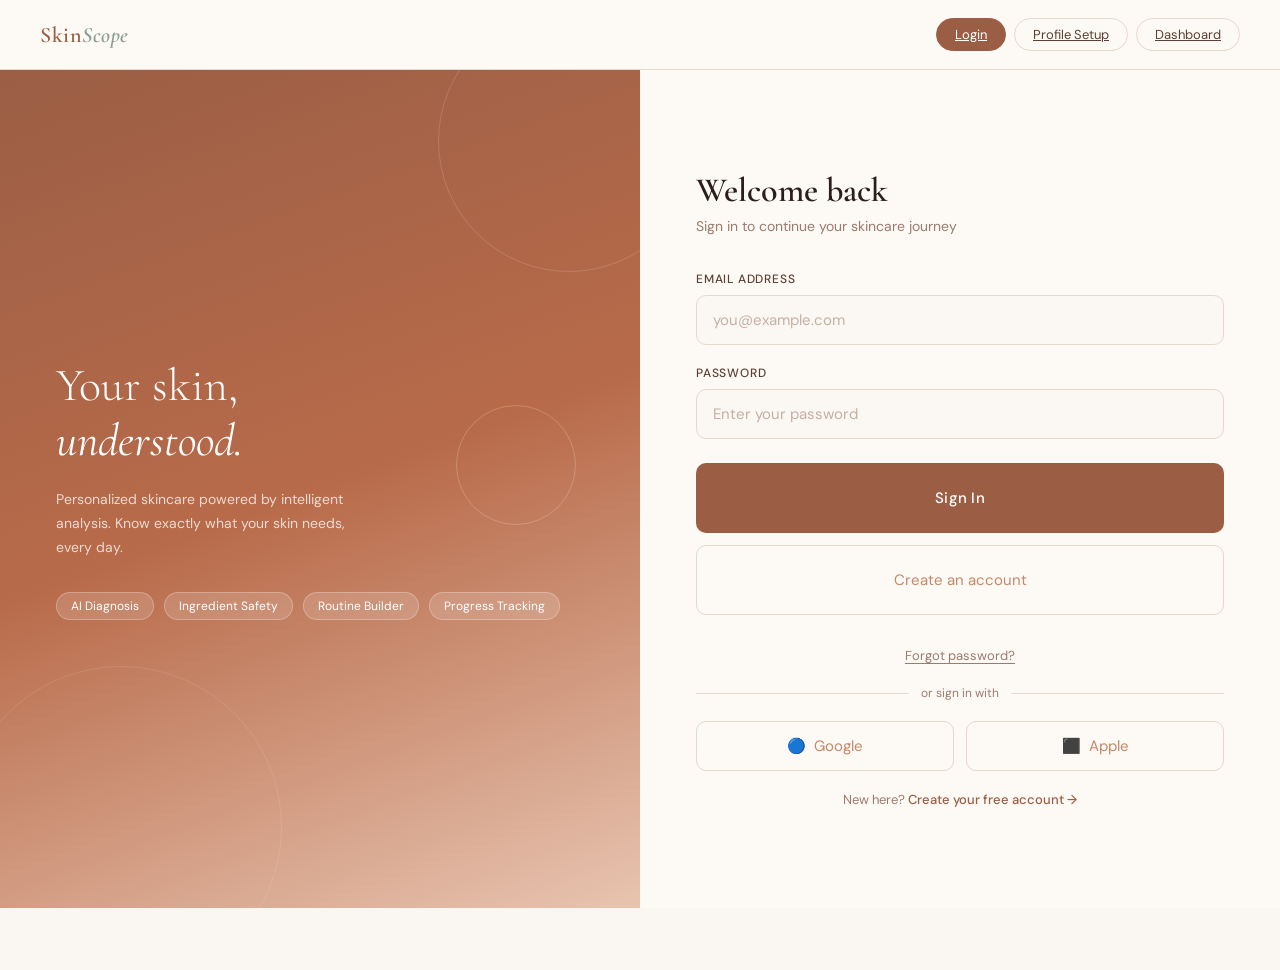
<file: Skincare_Project_with_ML (1)/Skincare Project/index.html>
<!DOCTYPE html>
<html lang="en">
<head>
  <meta charset="UTF-8">
  <meta name="viewport" content="width=device-width, initial-scale=1.0">
  <title>SkinCare Scope — Login</title>
  <link href="https://fonts.googleapis.com/css2?family=Cormorant+Garamond:ital,wght@0,300;0,400;0,600;1,300;1,400&family=DM+Sans:wght@300;400;500&display=swap" rel="stylesheet">
  <link rel="stylesheet" href="css/style.css">
</head>
<body>

  <nav class="top-nav">
    <div class="logo">Skin<span>Scope</span></div>
    <div class="nav-links">
      <a class="nav-btn active" href="index.html">Login</a>
      <a class="nav-btn" href="profile.html">Profile Setup</a>
      <a class="nav-btn" href="dashboard.html">Dashboard</a>
    </div>
  </nav>

  <div class="page active" id="page-login">
    <div class="split-layout">
      <div class="left-panel">
        <div class="left-deco-circle"></div>
        <div class="panel-tagline">Your skin,<br><em>understood.</em></div>
        <p class="panel-sub">Personalized skincare powered by intelligent analysis. Know exactly what your skin needs, every day.</p>
        <div class="panel-pills">
          <span class="pill">AI Diagnosis</span>
          <span class="pill">Ingredient Safety</span>
          <span class="pill">Routine Builder</span>
          <span class="pill">Progress Tracking</span>
        </div>
      </div>
      <div class="right-panel">
        <h1 class="form-title">Welcome back</h1>
        <p class="form-subtitle">Sign in to continue your skincare journey</p>
        <div class="field">
          <label>Email address</label>
          <input type="email" placeholder="you@example.com" id="login-email">
        </div>
        <div class="field">
          <label>Password</label>
          <input type="password" placeholder="Enter your password" id="login-pass">
        </div>
        
        <a class="btn-primary" href="profile.html" style="text-align:center; text-decoration:none; display:block; line-height:40px;">Sign In</a>
        <a class="btn-secondary" href="profile.html" style="text-align:center; text-decoration:none; display:block; line-height:40px;">Create an account</a>
        
        <div style="text-align:center; margin-top:16px;">
          <button class="btn-ghost">Forgot password?</button>
        </div>
        <div class="divider">or sign in with</div>
        <div style="display:flex; gap:12px;">
          <button class="btn-secondary" style="margin-top:0; flex:1; display:flex; align-items:center; justify-content:center; gap:8px;">
            <span>🔵</span> Google
          </button>
          <button class="btn-secondary" style="margin-top:0; flex:1; display:flex; align-items:center; justify-content:center; gap:8px;">
            <span>⬛️</span> Apple
          </button>
        </div>
        <p class="link-row">New here? <a href="profile.html">Create your free account →</a></p>
      </div>
    </div>
  </div>

  <div class="notif" id="notif"></div>
  <script src="js/main.js"></script>
</body>
</html>
</file>
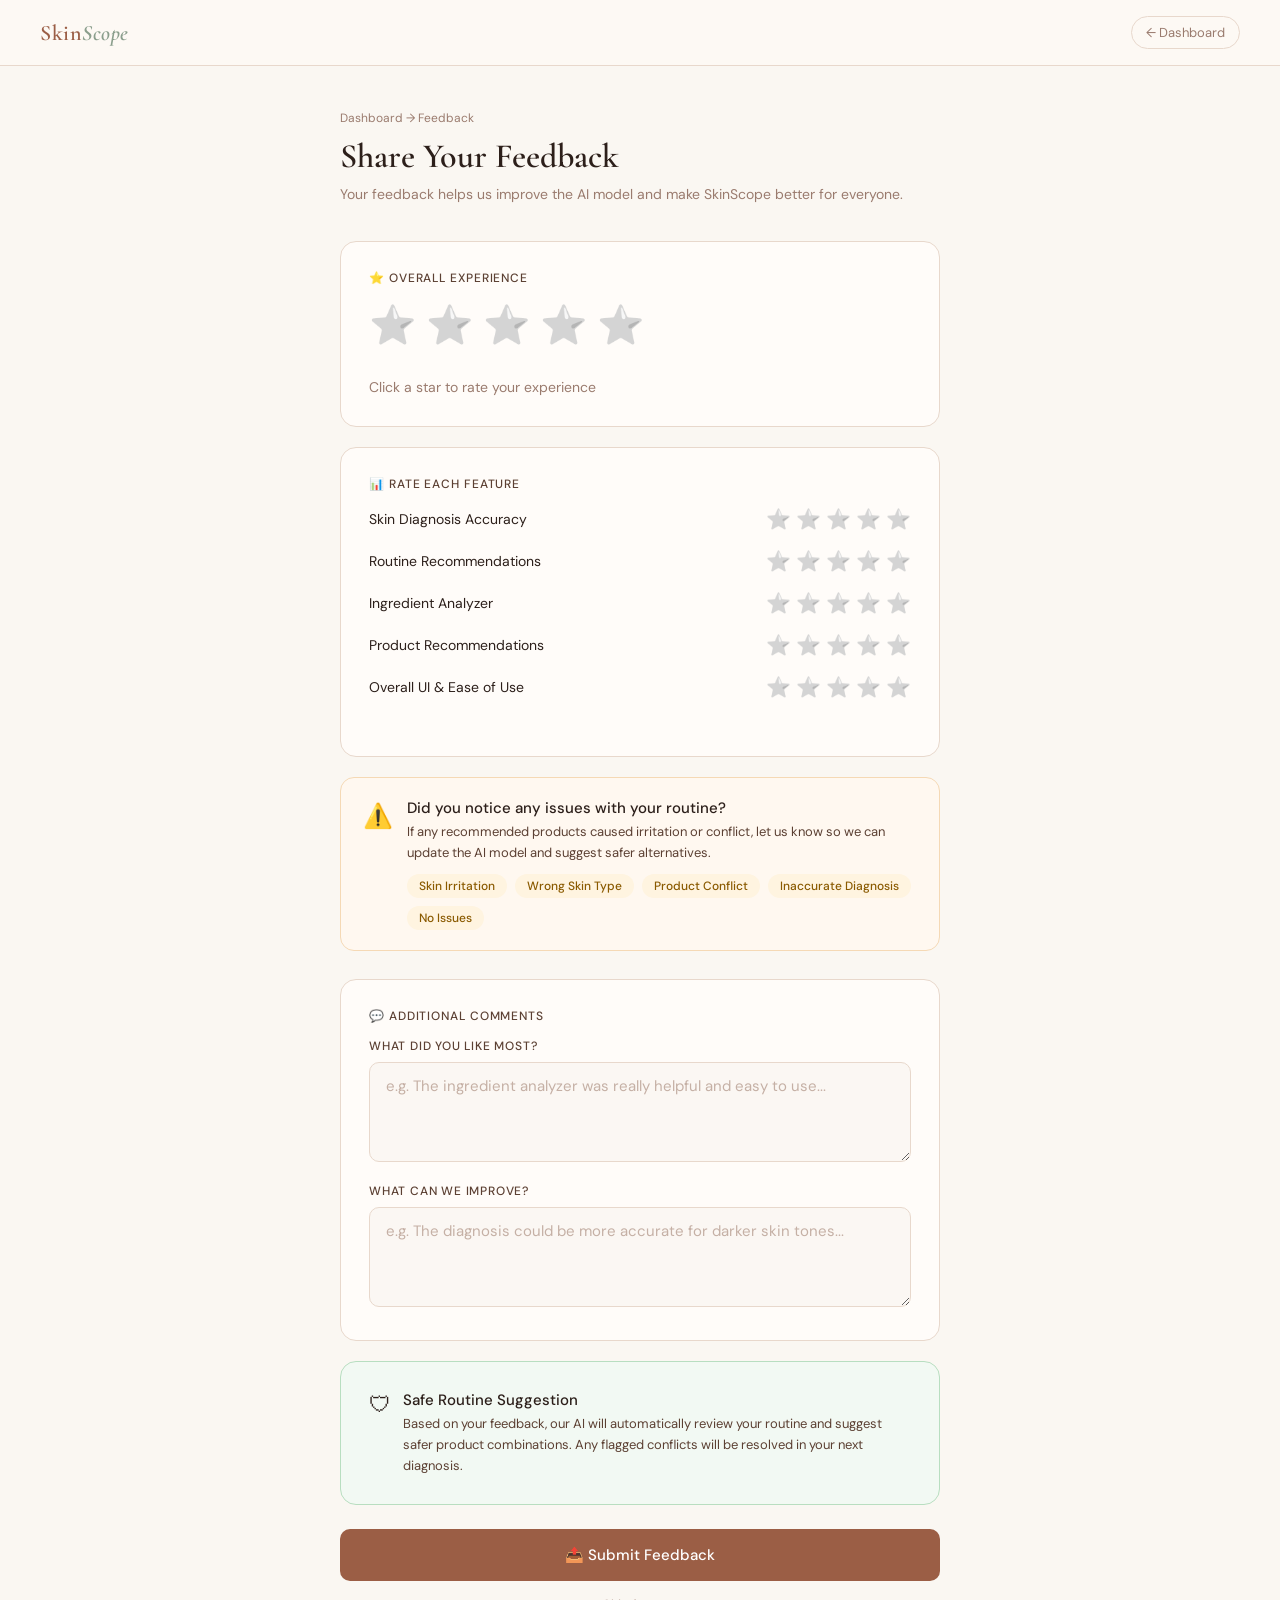
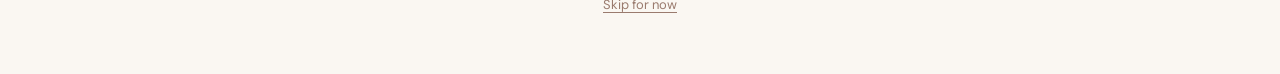
<file: Skincare_Project_with_ML (1)/Skincare Project/feedback.html>
<!DOCTYPE html>
<html lang="en">

<head>
  <meta charset="UTF-8">
  <meta name="viewport" content="width=device-width, initial-scale=1.0">
  <title>SkinScope — Feedback</title>
  <link
    href="https://fonts.googleapis.com/css2?family=Cormorant+Garamond:ital,wght@0,300;0,400;0,600;1,300;1,400&family=DM+Sans:wght@300;400;500&display=swap"
    rel="stylesheet">
  <link rel="stylesheet" href="css/vaiables.css">
  <link rel="stylesheet" href="css/feedback.css">
</head>

<body>

  <nav class="top-nav">
    <a class="logo" href="index.html">Skin<span>Scope</span></a>
    <div class="nav-links">
      <a class="back-btn" href="dashboard.html">← Dashboard</a>
    </div>
  </nav>

  <div class="feedback-layout">

    <!-- Form state -->
    <div id="feedbackForm">

      <div class="page-header">
        <div class="breadcrumb">Dashboard → Feedback</div>
        <h1>Share Your Feedback</h1>
        <p>Your feedback helps us improve the AI model and make SkinScope better for everyone.</p>
      </div>

      <!-- Overall rating -->
      <div class="card" style="margin-bottom: 20px;">
        <p class="section-label">⭐️ Overall Experience</p>
        <div class="star-row" id="starRow">
          <span class="star" onclick="setRating(1)" onmouseover="hoverRating(1)" onmouseout="resetHover()">⭐️</span>
          <span class="star" onclick="setRating(2)" onmouseover="hoverRating(2)" onmouseout="resetHover()">⭐️</span>
          <span class="star" onclick="setRating(3)" onmouseover="hoverRating(3)" onmouseout="resetHover()">⭐️</span>
          <span class="star" onclick="setRating(4)" onmouseover="hoverRating(4)" onmouseout="resetHover()">⭐️</span>
          <span class="star" onclick="setRating(5)" onmouseover="hoverRating(5)" onmouseout="resetHover()">⭐️</span>
        </div>
        <div class="rating-label" id="ratingLabel">Click a star to rate your experience</div>
      </div>

      <!-- Feature ratings -->
      <div class="card" style="margin-bottom: 20px;">
        <p class="section-label">📊 Rate Each Feature</p>
        <div class="feature-ratings">

          <div class="feature-item">
            <span class="feature-name">Skin Diagnosis Accuracy</span>
            <div class="mini-stars" data-feature="diagnosis">
              <span class="mini-star" onclick="setFeatureRating('diagnosis', 1)">⭐️</span>
              <span class="mini-star" onclick="setFeatureRating('diagnosis', 2)">⭐️</span>
              <span class="mini-star" onclick="setFeatureRating('diagnosis', 3)">⭐️</span>
              <span class="mini-star" onclick="setFeatureRating('diagnosis', 4)">⭐️</span>
              <span class="mini-star" onclick="setFeatureRating('diagnosis', 5)">⭐️</span>
            </div>
          </div>

          <div class="feature-item">
            <span class="feature-name">Routine Recommendations</span>
            <div class="mini-stars" data-feature="routine">
              <span class="mini-star" onclick="setFeatureRating('routine', 1)">⭐️</span>
              <span class="mini-star" onclick="setFeatureRating('routine', 2)">⭐️</span>
              <span class="mini-star" onclick="setFeatureRating('routine', 3)">⭐️</span>
              <span class="mini-star" onclick="setFeatureRating('routine', 4)">⭐️</span>
              <span class="mini-star" onclick="setFeatureRating('routine', 5)">⭐️</span>
            </div>
          </div>

          <div class="feature-item">
            <span class="feature-name">Ingredient Analyzer</span>
            <div class="mini-stars" data-feature="ingredients">
              <span class="mini-star" onclick="setFeatureRating('ingredients', 1)">⭐️</span>
              <span class="mini-star" onclick="setFeatureRating('ingredients', 2)">⭐️</span>
              <span class="mini-star" onclick="setFeatureRating('ingredients', 3)">⭐️</span>
              <span class="mini-star" onclick="setFeatureRating('ingredients', 4)">⭐️</span>
              <span class="mini-star" onclick="setFeatureRating('ingredients', 5)">⭐️</span>
            </div>
          </div>
          <div class="feature-item">
            <span class="feature-name">Product Recommendations</span>
            <div class="mini-stars" data-feature="products">
              <span class="mini-star" onclick="setFeatureRating('products', 1)">⭐️</span>
              <span class="mini-star" onclick="setFeatureRating('products', 2)">⭐️</span>
              <span class="mini-star" onclick="setFeatureRating('products', 3)">⭐️</span>
              <span class="mini-star" onclick="setFeatureRating('products', 4)">⭐️</span>
              <span class="mini-star" onclick="setFeatureRating('products', 5)">⭐️</span>
            </div>
          </div>

          <div class="feature-item">
            <span class="feature-name">Overall UI & Ease of Use</span>
            <div class="mini-stars" data-feature="ui">
              <span class="mini-star" onclick="setFeatureRating('ui', 1)">⭐️</span>
              <span class="mini-star" onclick="setFeatureRating('ui', 2)">⭐️</span>
              <span class="mini-star" onclick="setFeatureRating('ui', 3)">⭐️</span>
              <span class="mini-star" onclick="setFeatureRating('ui', 4)">⭐️</span>
              <span class="mini-star" onclick="setFeatureRating('ui', 5)">⭐️</span>
            </div>
          </div>

        </div>
      </div>

      <!-- Conflict / issue flag -->
      <div class="conflict-banner">
        <div class="conflict-icon">⚠️</div>
        <div class="conflict-info">
          <h4>Did you notice any issues with your routine?</h4>
          <p>If any recommended products caused irritation or conflict, let us know so we can update the AI model and
            suggest safer alternatives.</p>
          <div class="conflict-tags" id="conflictTags">
            <span class="tag tag-yellow" style="cursor:pointer;" onclick="toggleConflict(this)">Skin Irritation</span>
            <span class="tag tag-yellow" style="cursor:pointer;" onclick="toggleConflict(this)">Wrong Skin Type</span>
            <span class="tag tag-yellow" style="cursor:pointer;" onclick="toggleConflict(this)">Product Conflict</span>
            <span class="tag tag-yellow" style="cursor:pointer;" onclick="toggleConflict(this)">Inaccurate
              Diagnosis</span>
            <span class="tag tag-yellow" style="cursor:pointer;" onclick="toggleConflict(this)">No Issues</span>
          </div>
        </div>
      </div>

      <!-- Written comments -->
      <div class="card" style="margin-bottom: 20px;">
        <p class="section-label">💬 Additional Comments</p>
        <div class="field-wrap" style="margin-bottom: 16px;">
          <label>What did you like most?</label>
          <textarea class="input-field" id="likedComment"
            placeholder="e.g. The ingredient analyzer was really helpful and easy to use..."></textarea>
        </div>
        <div class="field-wrap" style="margin-bottom: 0;">
          <label>What can we improve?</label>
          <textarea class="input-field" id="improveComment"
            placeholder="e.g. The diagnosis could be more accurate for darker skin tones..."></textarea>
        </div>
      </div>

      <!-- Safe routine suggestion -->
      <div class="card" style="margin-bottom: 24px; background: #F2F9F3; border-color: #B8DEC0;">
        <div style="display: flex; gap: 12px; align-items: flex-start;">
          <span style="font-size: 22px;">🛡</span>
          <div>
            <p style="font-weight: 500; font-size: 15px; margin-bottom: 4px; color: var(--dark);">Safe Routine
              Suggestion</p>
            <p style="font-size: 13px; color: var(--mid); line-height: 1.6;">
              Based on your feedback, our AI will automatically review your routine and suggest safer product
              combinations. Any flagged conflicts will be resolved in your next diagnosis.
            </p>
          </div>
        </div>
      </div>
      <!-- Submit -->
      <button class="btn-primary full" onclick="submitFeedback()" style="font-size: 15px; padding: 16px;">
        📤 Submit Feedback
      </button>
      <div style="text-align: center; margin-top: 12px;">
        <a class="btn-ghost" href="dashboard.html">Skip for now</a>
      </div>

    </div>

    <!-- Success state (shown after submit) -->
    <div class="success-state" id="successState">
      <div class="success-icon">🎉</div>
      <div class="success-title">Thank you for your feedback!</div>
      <p class="success-sub">
        Your response has been recorded and will be used to improve the SkinScope AI model.
        We'll update your routine recommendations based on your input.
      </p>
      <a class="btn-primary" href="dashboard.html" style="display:inline-flex; text-decoration:none;">← Back to
        Dashboard</a>
    </div>

  </div>

  <div class="notif" id="notif"></div>
  <script src="js/feedback.js"></script>
</body>

</html>
</file>
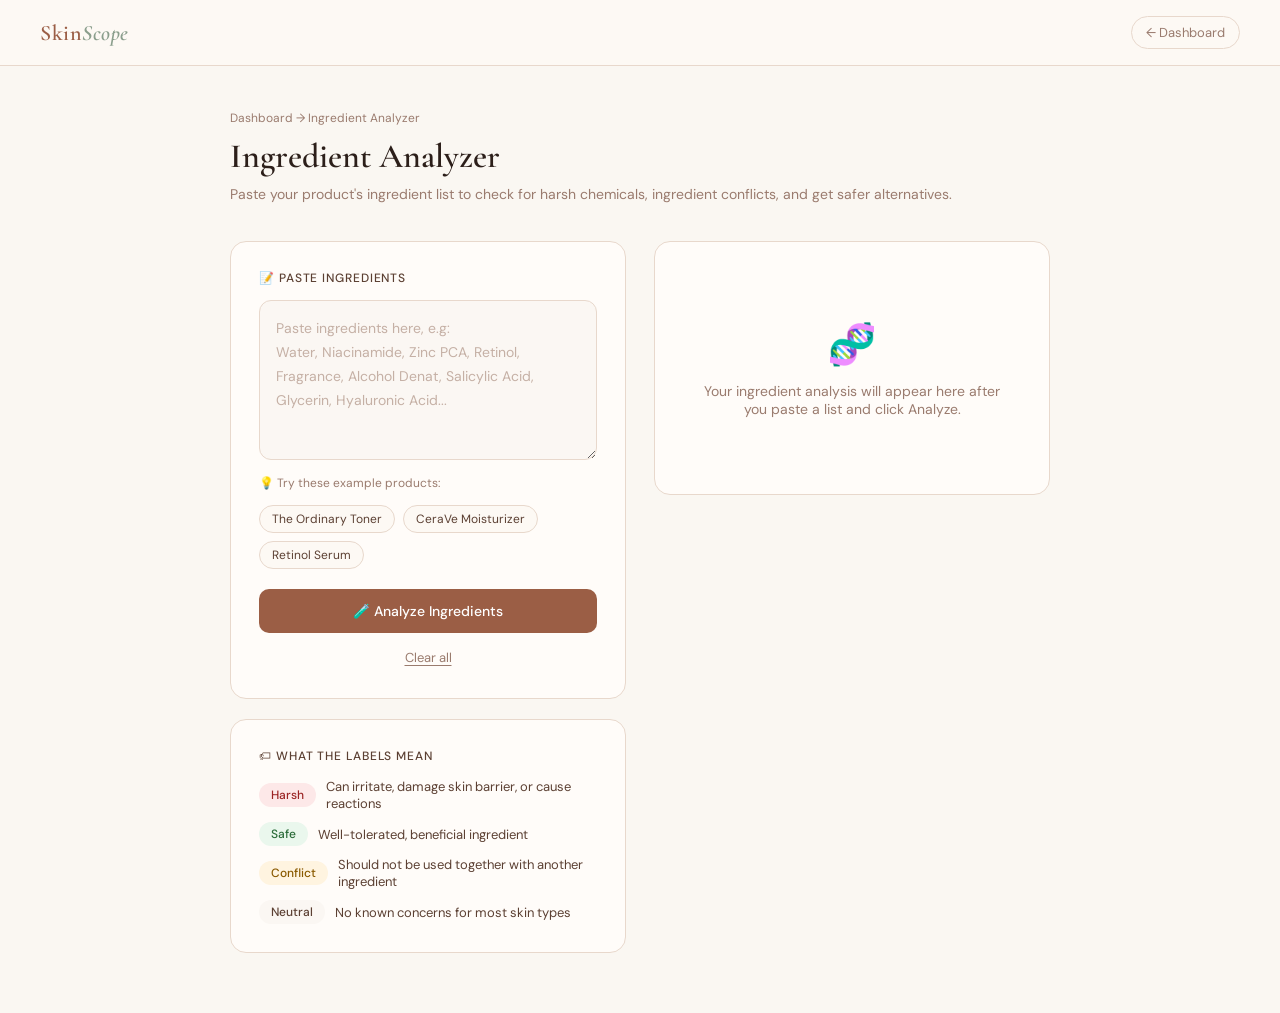
<file: Skincare_Project_with_ML (1)/Skincare Project/ingredients.html>
<!DOCTYPE html>
<html lang="en">

<head>
  <meta charset="UTF-8">
  <meta name="viewport" content="width=device-width, initial-scale=1.0">
  <title>SkinScope — Ingredient Analyzer</title>
  <link
    href="https://fonts.googleapis.com/css2?family=Cormorant+Garamond:ital,wght@0,300;0,400;0,600;1,300;1,400&family=DM+Sans:wght@300;400;500&display=swap"
    rel="stylesheet">
  <link rel="stylesheet" href="css/vaiables.css">
  <link rel="stylesheet" href="css/ingredients.css">
</head>

<body>

  <nav class="top-nav">
    <a class="logo" href="index.html">Skin<span>Scope</span></a>
    <div class="nav-links">
      <a class="back-btn" href="dashboard.html">← Dashboard</a>
    </div>
  </nav>

  <div class="page-layout">
    <div class="page-header">
      <div class="breadcrumb">Dashboard → Ingredient Analyzer</div>
      <h1>Ingredient Analyzer</h1>
      <p>Paste your product's ingredient list to check for harsh chemicals, ingredient conflicts, and get safer
        alternatives.</p>
    </div>

    <div class="ingredient-layout">

      <!-- Input panel -->
      <div class="input-panel">
        <div class="card">
          <p class="section-label">📝 Paste Ingredients</p>
          <textarea class="ingredient-textarea" id="ingredientInput"
            placeholder="Paste ingredients here, e.g:&#10;Water, Niacinamide, Zinc PCA, Retinol, Fragrance, Alcohol Denat, Salicylic Acid, Glycerin, Hyaluronic Acid..."></textarea>

          <p style="font-size:12px; color:var(--light-text); margin-top:10px; margin-bottom:14px;">
            💡 Try these example products:
          </p>
          <div class="example-chips">
            <span class="example-chip" onclick="loadExample('toner')">The Ordinary Toner</span>
            <span class="example-chip" onclick="loadExample('moisturizer')">CeraVe Moisturizer</span>
            <span class="example-chip" onclick="loadExample('serum')">Retinol Serum</span>
          </div>

          <div class="btn-row" style="margin-top:20px;">
            <button class="btn-primary full" onclick="analyzeIngredients()">
              🧪 Analyze Ingredients
            </button>
          </div>
          <button class="btn-ghost" style="margin-top:12px; display:block; text-align:center; width:100%;"
            onclick="clearAll()">Clear all</button>
        </div>

        <!-- Legend -->
        <div class="card" style="margin-top:20px;">
          <p class="section-label">🏷 What the Labels Mean</p>
          <div style="display:flex; flex-direction:column; gap:10px; margin-top:4px;">
            <div style="display:flex; align-items:center; gap:10px;">
              <span class="tag tag-red">Harsh</span>
              <span style="font-size:13px; color:var(--mid);">Can irritate, damage skin barrier, or cause
                reactions</span>
            </div>
            <div style="display:flex; align-items:center; gap:10px;">
              <span class="tag tag-green">Safe</span>
              <span style="font-size:13px; color:var(--mid);">Well-tolerated, beneficial ingredient</span>
            </div>
            <div style="display:flex; align-items:center; gap:10px;">
              <span class="tag tag-yellow">Conflict</span>
              <span style="font-size:13px; color:var(--mid);">Should not be used together with another ingredient</span>
            </div>
            <div style="display:flex; align-items:center; gap:10px;">
              <span class="tag" style="background:var(--input-bg); color:var(--mid);">Neutral</span>
              <span style="font-size:13px; color:var(--mid);">No known concerns for most skin types</span>
            </div>
          </div>
        </div>
      </div>

      <!-- Results panel -->
      <div class="results-panel">
        <div class="card" id="resultsCard">

          <!-- Placeholder -->
          <div class="results-placeholder" id="resultsPlaceholder">
            <div class="icon">🧬</div>
            <p>Your ingredient analysis will appear here after you paste a list and click Analyze.</p>
          </div>
       <!-- Results (shown after analysis) -->
          <div id="resultsContent" style="display:none;">

            <p class="section-label" style="margin-bottom:16px;">Analysis Results</p>

            <!-- Summary chips -->
            <div style="display:flex; gap:8px; flex-wrap:wrap; margin-bottom:24px;" id="summaryChips"></div>

            <!-- Harsh -->
            <div class="result-section" id="harshSection">
              <div class="result-section-title">
                <span class="dot dot-red"></span> Harsh Ingredients
              </div>
              <div class="ingredient-list" id="harshList"></div>
            </div>

            <!-- Conflicts -->
            <div class="result-section" id="conflictSection">
              <div class="result-section-title">
                <span class="dot dot-yellow"></span> Conflicts Found
              </div>
              <div class="ingredient-list" id="conflictList"></div>
            </div>

            <!-- Safe -->
            <div class="result-section" id="safeSection">
              <div class="result-section-title">
                <span class="dot dot-green"></span> Safe Ingredients
              </div>
              <div class="ingredient-list" id="safeList"></div>
            </div>

            <!-- Alternatives -->
            <div class="result-section" id="altSection">
              <div class="result-section-title">
                <span class="dot dot-blue"></span> Suggested Alternatives
              </div>
              <div class="alternatives-list" id="altList"></div>
            </div>

            <div class="btn-row" style="margin-top:20px;">
              <a class="btn-outline full" href="dashboard.html">← Back to Dashboard</a>
            </div>

          </div>
        </div>
      </div>

    </div>
  </div>

  <div class="notif" id="notif"></div>
  <script src="js/ingredients.js"></script>
</body>

</html>
</file>
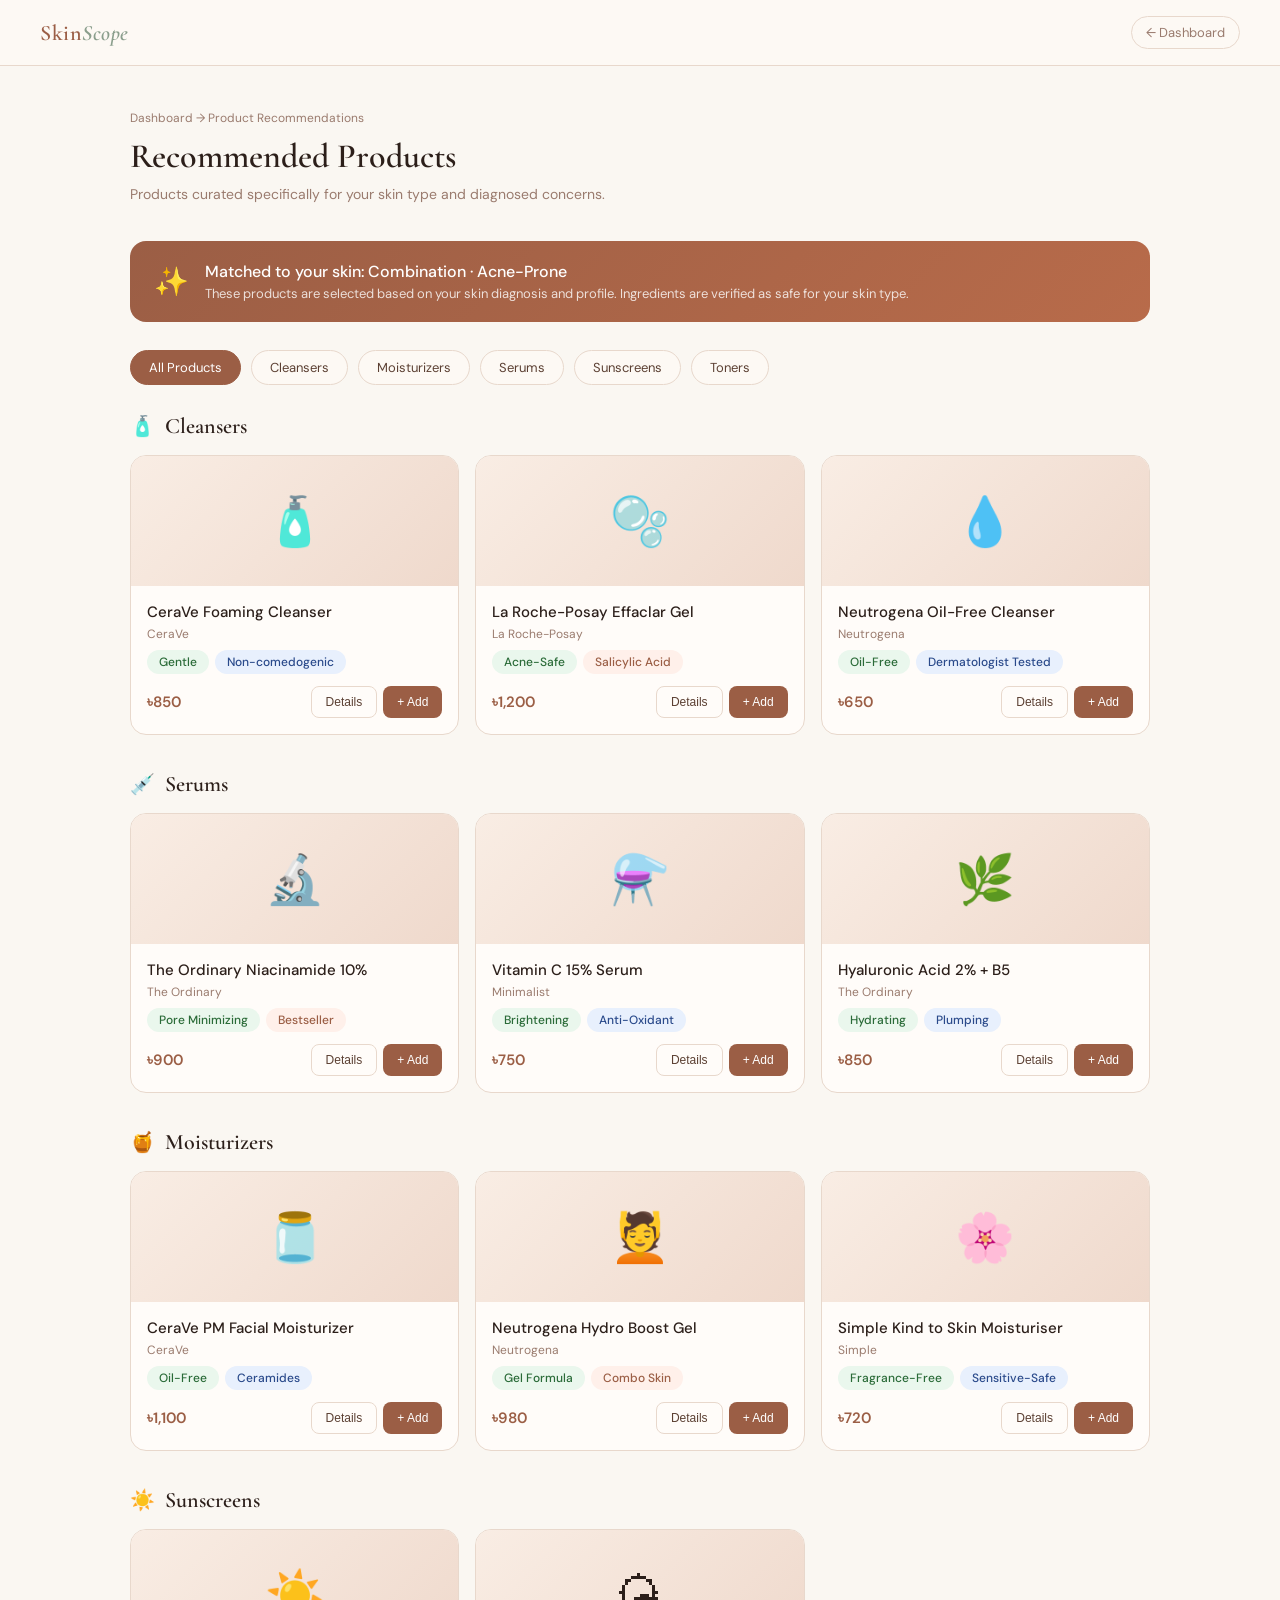
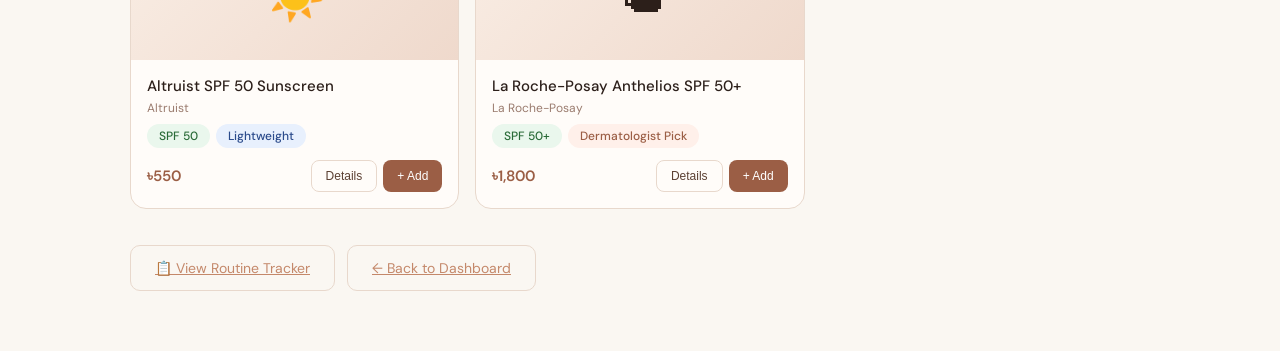
<file: Skincare_Project_with_ML (1)/Skincare Project/products.html>
<!DOCTYPE html>
<html lang="en">

<head>
  <meta charset="UTF-8">
  <meta name="viewport" content="width=device-width, initial-scale=1.0">
  <title>SkinScope — Product Recommendations</title>
  <link
    href="https://fonts.googleapis.com/css2?family=Cormorant+Garamond:ital,wght@0,300;0,400;0,600;1,300;1,400&family=DM+Sans:wght@300;400;500&display=swap"
    rel="stylesheet">
  <link rel="stylesheet" href="css/vaiables.css">
  <link rel="stylesheet" href="css/products.css">
</head>

<body>

  <nav class="top-nav">
    <a class="logo" href="index.html">Skin<span>Scope</span></a>
    <div class="nav-links">
      <a class="back-btn" href="dashboard.html">← Dashboard</a>
    </div>
  </nav>

  <div class="page-layout wide">
    <div class="page-header">
      <div class="breadcrumb">Dashboard → Product Recommendations</div>
      <h1>Recommended Products</h1>
      <p>Products curated specifically for your skin type and diagnosed concerns.</p>
    </div>

    <!-- Skin match banner -->
    <div class="match-banner">
      <div class="icon">✨</div>
      <div>
        <h3>Matched to your skin: Combination · Acne-Prone</h3>
        <p>These products are selected based on your skin diagnosis and profile. Ingredients are verified as safe for
          your skin type.</p>
      </div>
    </div>

    <!-- Filter bar -->
    <div class="filter-bar">
      <span class="filter-chip active" onclick="filterProducts('all', this)">All Products</span>
      <span class="filter-chip" onclick="filterProducts('cleanser', this)">Cleansers</span>
      <span class="filter-chip" onclick="filterProducts('moisturizer', this)">Moisturizers</span>
      <span class="filter-chip" onclick="filterProducts('serum', this)">Serums</span>
      <span class="filter-chip" onclick="filterProducts('sunscreen', this)">Sunscreens</span>
      <span class="filter-chip" onclick="filterProducts('toner', this)">Toners</span>
    </div>

    <!-- Cleansers -->
    <div class="category-section" data-category="cleanser">
      <div class="category-title"><span class="cat-icon">🧴</span> Cleansers</div>
      <div class="products-grid">

        <div class="product-card">
          <div class="product-img">🧴</div>
          <div class="product-body">
            <div class="product-name">CeraVe Foaming Cleanser</div>
            <div class="product-brand">CeraVe</div>
            <div class="product-tags">
              <span class="tag tag-green">Gentle</span>
              <span class="tag tag-blue">Non-comedogenic</span>
            </div>
            <div class="product-footer">
              <div class="product-price">৳850</div>
              <div style="display:flex; gap:6px;">
                <button class="details-btn" onclick="viewDetails('CeraVe Foaming Cleanser')">Details</button>
                <button class="add-btn" onclick="addToRoutine(this, 'CeraVe Foaming Cleanser')">+ Add</button>
              </div>
            </div>
          </div>
        </div>

        <div class="product-card">
          <div class="product-img">🫧</div>
          <div class="product-body">
            <div class="product-name">La Roche-Posay Effaclar Gel</div>
            <div class="product-brand">La Roche-Posay</div>
            <div class="product-tags">
              <span class="tag tag-green">Acne-Safe</span>
              <span class="tag tag-rose">Salicylic Acid</span>
            </div>
            <div class="product-footer">
              <div class="product-price">৳1,200</div>
              <div style="display:flex; gap:6px;">
                <button class="details-btn" onclick="viewDetails('Effaclar Gel')">Details</button>
                <button class="add-btn" onclick="addToRoutine(this, 'Effaclar Gel')">+ Add</button>
              </div>
            </div>
          </div>
        </div>
        <div class="product-card">
          <div class="product-img">💧</div>
          <div class="product-body">
            <div class="product-name">Neutrogena Oil-Free Cleanser</div>
            <div class="product-brand">Neutrogena</div>
            <div class="product-tags">
              <span class="tag tag-green">Oil-Free</span>
              <span class="tag tag-blue">Dermatologist Tested</span>
            </div>
            <div class="product-footer">
              <div class="product-price">৳650</div>
              <div style="display:flex; gap:6px;">
                <button class="details-btn" onclick="viewDetails('Neutrogena Cleanser')">Details</button>
                <button class="add-btn" onclick="addToRoutine(this, 'Neutrogena Cleanser')">+ Add</button>
              </div>
            </div>
          </div>
        </div>

      </div>
    </div>

    <!-- Serums -->
    <div class="category-section" data-category="serum">
      <div class="category-title"><span class="cat-icon">💉</span> Serums</div>
      <div class="products-grid">

        <div class="product-card">
          <div class="product-img">🔬</div>
          <div class="product-body">
            <div class="product-name">The Ordinary Niacinamide 10%</div>
            <div class="product-brand">The Ordinary</div>
            <div class="product-tags">
              <span class="tag tag-green">Pore Minimizing</span>
              <span class="tag tag-rose">Bestseller</span>
            </div>
            <div class="product-footer">
              <div class="product-price">৳900</div>
              <div style="display:flex; gap:6px;">
                <button class="details-btn" onclick="viewDetails('Niacinamide 10%')">Details</button>
                <button class="add-btn" onclick="addToRoutine(this, 'Niacinamide 10%')">+ Add</button>
              </div>
            </div>
          </div>
        </div>

        <div class="product-card">
          <div class="product-img">⚗️</div>
          <div class="product-body">
            <div class="product-name">Vitamin C 15% Serum</div>
            <div class="product-brand">Minimalist</div>
            <div class="product-tags">
              <span class="tag tag-green">Brightening</span>
              <span class="tag tag-blue">Anti-Oxidant</span>
            </div>
            <div class="product-footer">
              <div class="product-price">৳750</div>
              <div style="display:flex; gap:6px;">
                <button class="details-btn" onclick="viewDetails('Vitamin C Serum')">Details</button>
                <button class="add-btn" onclick="addToRoutine(this, 'Vitamin C Serum')">+ Add</button>
              </div>
            </div>
          </div>
        </div>

        <div class="product-card">
          <div class="product-img">🌿</div>
          <div class="product-body">
            <div class="product-name">Hyaluronic Acid 2% + B5</div>
            <div class="product-brand">The Ordinary</div>
            <div class="product-tags">
              <span class="tag tag-green">Hydrating</span>
              <span class="tag tag-blue">Plumping</span>
            </div>
            <div class="product-footer">
              <div class="product-price">৳850</div>
              <div style="display:flex; gap:6px;">
                <button class="details-btn" onclick="viewDetails('Hyaluronic Acid')">Details</button>
                <button class="add-btn" onclick="addToRoutine(this, 'Hyaluronic Acid')">+ Add</button>
              </div>
            </div>
          </div>
        </div>

      </div>
    </div>

    <!-- Moisturizers -->
    <div class="category-section" data-category="moisturizer">
      <div class="category-title"><span class="cat-icon">🍯</span> Moisturizers</div>
      <div class="products-grid">
        <div class="product-card">
          <div class="product-img">🫙</div>
          <div class="product-body">
            <div class="product-name">CeraVe PM Facial Moisturizer</div>
            <div class="product-brand">CeraVe</div>
            <div class="product-tags">
              <span class="tag tag-green">Oil-Free</span>
              <span class="tag tag-blue">Ceramides</span>
            </div>
            <div class="product-footer">
              <div class="product-price">৳1,100</div>
              <div style="display:flex; gap:6px;">
                <button class="details-btn" onclick="viewDetails('CeraVe PM')">Details</button>
                <button class="add-btn" onclick="addToRoutine(this, 'CeraVe PM')">+ Add</button>
              </div>
            </div>
          </div>
        </div>

        <div class="product-card">
          <div class="product-img">💆</div>
          <div class="product-body">
            <div class="product-name">Neutrogena Hydro Boost Gel</div>
            <div class="product-brand">Neutrogena</div>
            <div class="product-tags">
              <span class="tag tag-green">Gel Formula</span>
              <span class="tag tag-rose">Combo Skin</span>
            </div>
            <div class="product-footer">
              <div class="product-price">৳980</div>
              <div style="display:flex; gap:6px;">
                <button class="details-btn" onclick="viewDetails('Hydro Boost')">Details</button>
                <button class="add-btn" onclick="addToRoutine(this, 'Hydro Boost')">+ Add</button>
              </div>
            </div>
          </div>
        </div>

        <div class="product-card">
          <div class="product-img">🌸</div>
          <div class="product-body">
            <div class="product-name">Simple Kind to Skin Moisturiser</div>
            <div class="product-brand">Simple</div>
            <div class="product-tags">
              <span class="tag tag-green">Fragrance-Free</span>
              <span class="tag tag-blue">Sensitive-Safe</span>
            </div>
            <div class="product-footer">
              <div class="product-price">৳720</div>
              <div style="display:flex; gap:6px;">
                <button class="details-btn" onclick="viewDetails('Simple Moisturiser')">Details</button>
                <button class="add-btn" onclick="addToRoutine(this, 'Simple Moisturiser')">+ Add</button>
              </div>
            </div>
          </div>
        </div>

      </div>
    </div>

    <!-- Sunscreens -->
    <div class="category-section" data-category="sunscreen">
      <div class="category-title"><span class="cat-icon">☀️</span> Sunscreens</div>
      <div class="products-grid">

        <div class="product-card">
          <div class="product-img">☀️</div>
          <div class="product-body">
            <div class="product-name">Altruist SPF 50 Sunscreen</div>
            <div class="product-brand">Altruist</div>
            <div class="product-tags">
              <span class="tag tag-green">SPF 50</span>
              <span class="tag tag-blue">Lightweight</span>
            </div>
            <div class="product-footer">
              <div class="product-price">৳550</div>
              <div style="display:flex; gap:6px;">
                <button class="details-btn" onclick="viewDetails('Altruist SPF50')">Details</button>
                <button class="add-btn" onclick="addToRoutine(this, 'Altruist SPF50')">+ Add</button>
              </div>
            </div>
          </div>
        </div>
        <div class="product-card">
          <div class="product-img">🌤</div>
          <div class="product-body">
            <div class="product-name">La Roche-Posay Anthelios SPF 50+</div>
            <div class="product-brand">La Roche-Posay</div>
            <div class="product-tags">
              <span class="tag tag-green">SPF 50+</span>
              <span class="tag tag-rose">Dermatologist Pick</span>
            </div>
            <div class="product-footer">
              <div class="product-price">৳1,800</div>
              <div style="display:flex; gap:6px;">
                <button class="details-btn" onclick="viewDetails('Anthelios SPF50+')">Details</button>
                <button class="add-btn" onclick="addToRoutine(this, 'Anthelios SPF50+')">+ Add</button>
              </div>
            </div>
          </div>
        </div>

      </div>
    </div>

    <div class="btn-row">
      <a class="btn-outline" href="routine.html">📋 View Routine Tracker</a>
      <a class="btn-outline" href="dashboard.html">← Back to Dashboard</a>
    </div>

  </div>

  <div class="notif" id="notif"></div>
  <script src="js/products.js"></script>
</body>

</html>
</file>
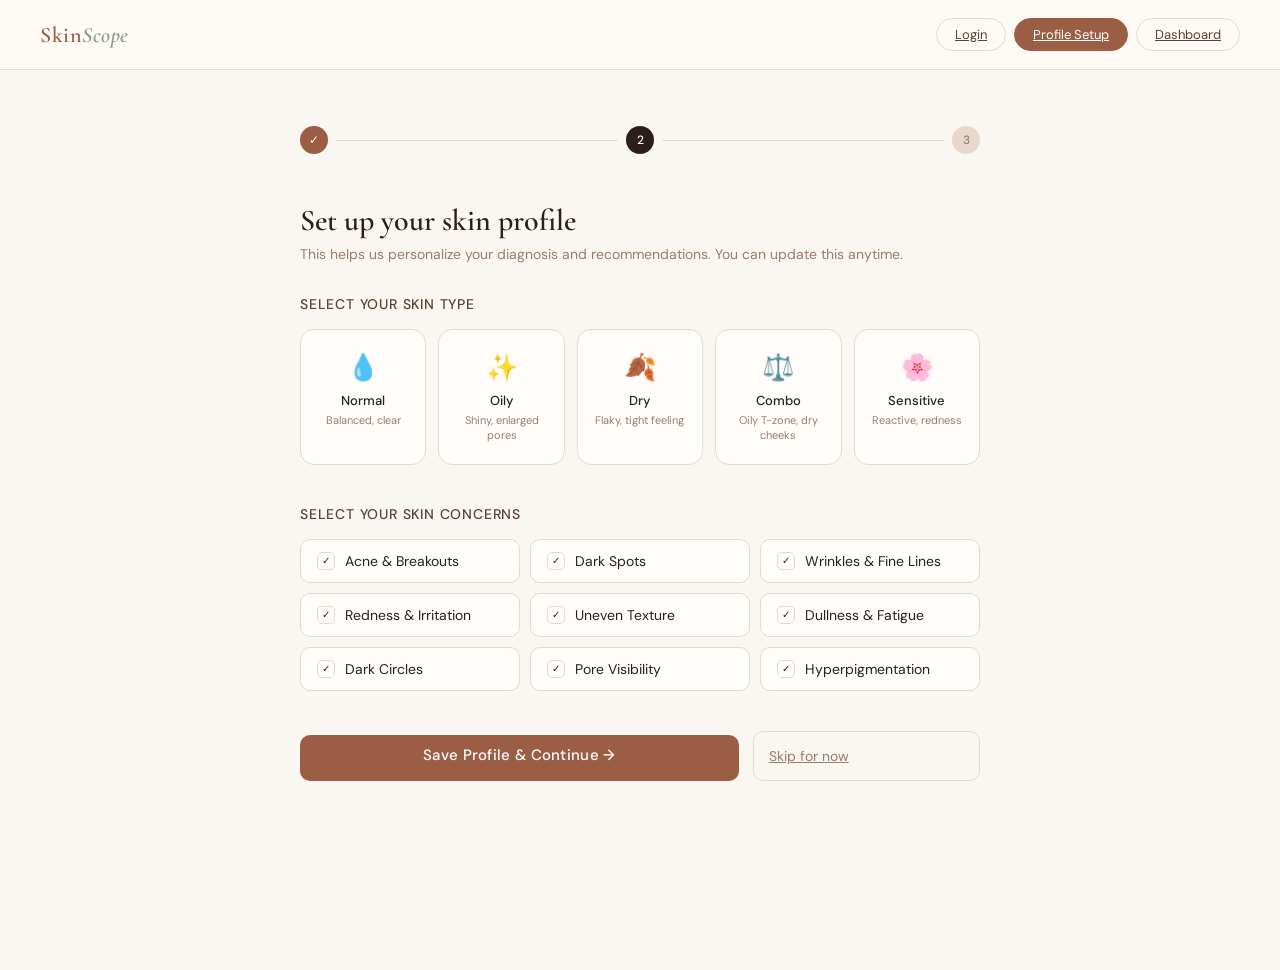
<file: Skincare_Project_with_ML (1)/Skincare Project/profile.html>
<!DOCTYPE html>
<html lang="en">
<head>
  <meta charset="UTF-8">
  <meta name="viewport" content="width=device-width, initial-scale=1.0">
  <title>SkinCare Scope — Profile Setup</title>
  <link href="https://fonts.googleapis.com/css2?family=Cormorant+Garamond:ital,wght@0,300;0,400;0,600;1,300;1,400&family=DM+Sans:wght@300;400;500&display=swap" rel="stylesheet">
  <link rel="stylesheet" href="css/style.css">
</head>
<body>

  <nav class="top-nav">
    <div class="logo">Skin<span>Scope</span></div>
    <div class="nav-links">
      <a class="nav-btn" href="index.html">Login</a>
      <a class="nav-btn active" href="profile.html">Profile Setup</a>
      <a class="nav-btn" href="dashboard.html">Dashboard</a>
    </div>
  </nav>

  <div class="page active" id="page-profile">
    <div class="profile-layout">
      <div class="step-bar">
        <div class="step-dot done">✓</div>
        <div class="step-line"></div>
        <div class="step-dot active">2</div>
        <div class="step-line"></div>
        <div class="step-dot pending">3</div>
      </div>
      <h2 class="section-heading">Set up your skin profile</h2>
      <p class="section-note">This helps us personalize your diagnosis and recommendations. You can update this anytime.</p>

      <h3 class="sub-label">Select your skin type</h3>
      <div class="type-grid">
        <div class="type-card" onclick="selectType(this)">
          <div class="type-icon">💧</div>
          <div class="type-name">Normal</div>
          <div class="type-desc">Balanced, clear</div>
        </div>
        <div class="type-card" onclick="selectType(this)">
          <div class="type-icon">✨</div>
          <div class="type-name">Oily</div>
          <div class="type-desc">Shiny, enlarged pores</div>
        </div>
        <div class="type-card" onclick="selectType(this)">
          <div class="type-icon">🍂</div>
          <div class="type-name">Dry</div>
          <div class="type-desc">Flaky, tight feeling</div>
        </div>
        <div class="type-card" onclick="selectType(this)">
          <div class="type-icon">⚖️</div>
          <div class="type-name">Combo</div>
          <div class="type-desc">Oily T-zone, dry cheeks</div>
        </div>
        <div class="type-card" onclick="selectType(this)">
          <div class="type-icon">🌸</div>
          <div class="type-name">Sensitive</div>
          <div class="type-desc">Reactive, redness</div>
        </div>
      </div>

      <h3 class="sub-label">Select your skin concerns</h3>
      <div class="concern-grid">
        <div class="concern-chip" onclick="toggleConcern(this)"><div class="check">✓</div> Acne &amp; Breakouts</div>
        <div class="concern-chip" onclick="toggleConcern(this)"><div class="check">✓</div> Dark Spots</div>
        <div class="concern-chip" onclick="toggleConcern(this)"><div class="check">✓</div> Wrinkles &amp; Fine Lines</div>
        <div class="concern-chip" onclick="toggleConcern(this)"><div class="check">✓</div> Redness &amp; Irritation</div>
        <div class="concern-chip" onclick="toggleConcern(this)"><div class="check">✓</div> Uneven Texture</div>
        <div class="concern-chip" onclick="toggleConcern(this)"><div class="check">✓</div> Dullness &amp; Fatigue</div>
        <div class="concern-chip" onclick="toggleConcern(this)"><div class="check">✓</div> Dark Circles</div>
        <div class="concern-chip" onclick="toggleConcern(this)"><div class="check">✓</div> Pore Visibility</div>
        <div class="concern-chip" onclick="toggleConcern(this)"><div class="check">✓</div> Hyperpigmentation</div>
      </div>

      <div class="btn-row">
        <a class="btn-primary" href="dashboard.html" style="text-align:center; text-decoration:none; display:inline-block; line-height:40px; padding:0 24px;">Save Profile &amp; Continue →</a>
        <a class="btn-skip" href="dashboard.html">Skip for now</a>
      </div>
    </div>
  </div>

  <div class="notif" id="notif"></div>
  <script src="js/main.js"></script>
</body>
</html>
</file>
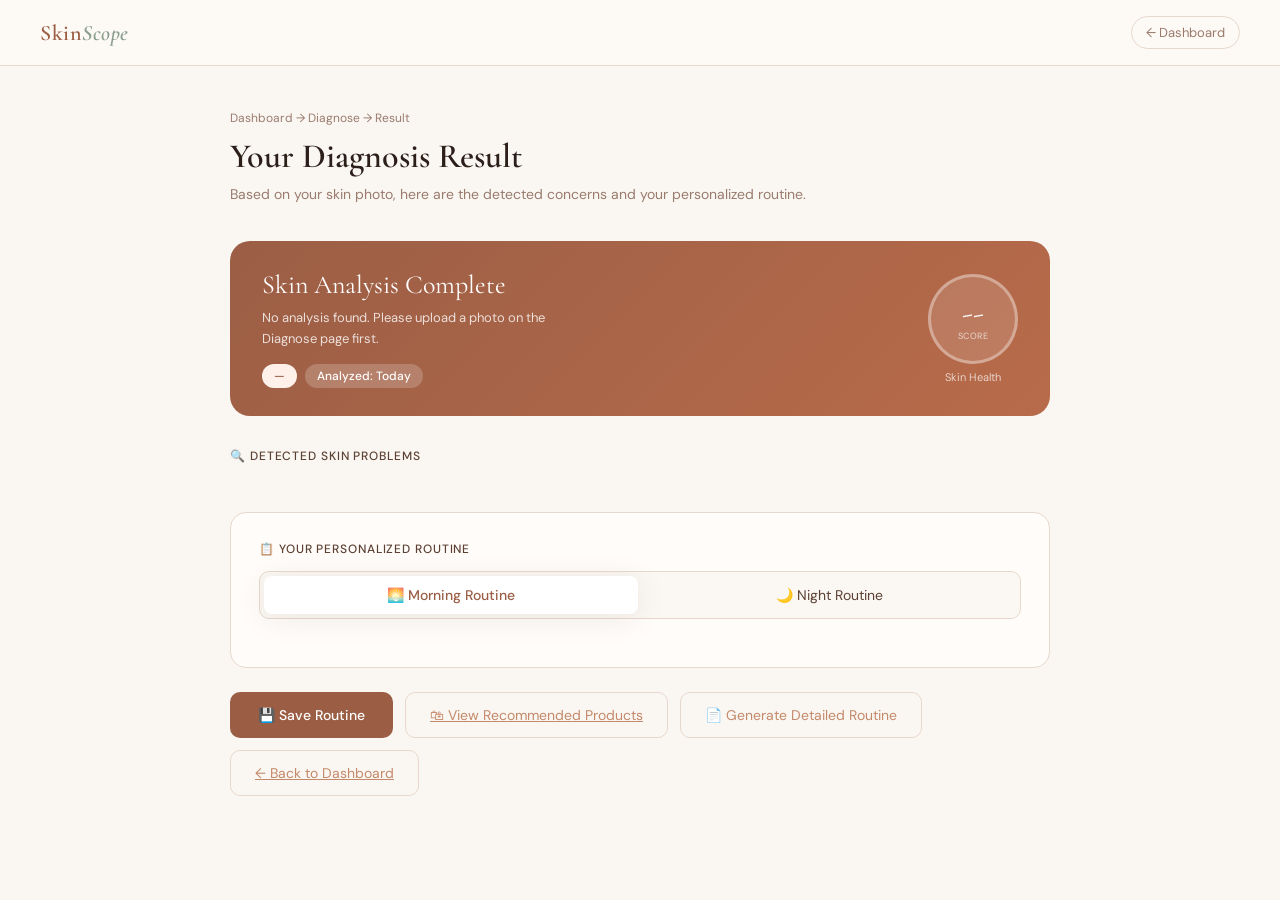
<file: Skincare_Project_with_ML (1)/Skincare Project/result.html>
<!DOCTYPE html>
<html lang="en">

<head>
  <meta charset="UTF-8">
  <meta name="viewport" content="width=device-width, initial-scale=1.0">
  <title>SkinScope — Diagnosis Result</title>
  <link
    href="https://fonts.googleapis.com/css2?family=Cormorant+Garamond:ital,wght@0,300;0,400;0,600;1,300;1,400&family=DM+Sans:wght@300;400;500&display=swap"
    rel="stylesheet">
  <link rel="stylesheet" href="css/vaiables.css">
  <link rel="stylesheet" href="css/result.css">
</head>

<body>

  <nav class="top-nav">
    <a class="logo" href="index.html">Skin<span>Scope</span></a>
    <div class="nav-links">
      <a class="back-btn" href="dashboard.html">← Dashboard</a>
    </div>
  </nav>

  <div class="page-layout">
    <div class="page-header">
      <div class="breadcrumb">Dashboard → Diagnose → Result</div>
      <h1>Your Diagnosis Result</h1>
      <p>Based on your skin photo, here are the detected concerns and your personalized routine.</p>
    </div>

    <!-- Result banner (filled in dynamically by js/result.js from the ML backend response) -->
    <div class="result-header">
      <div class="result-header-info">
        <h2>Skin Analysis Complete</h2>
        <p id="resultSummary">Loading your results…</p>
        <div style="display:flex; gap:8px; flex-wrap:wrap; margin-top:14px;">
          <span class="tag tag-rose" id="skinTypeTag">—</span>
          <span class="tag" style="background:rgba(255,255,255,0.2);color:#fff;">Analyzed: Today</span>
        </div>
      </div>
      <div class="result-score">
        <div class="score-circle">
          <div class="num" id="scoreNum">--</div>
          <div class="lbl">SCORE</div>
        </div>
        <div style="font-size:11px; opacity:0.7; margin-top:4px;">Skin Health</div>
      </div>
    </div>

    <!-- Detected problems (populated by js/result.js) -->
    <p class="section-label" style="margin-bottom:16px;">🔍 Detected Skin Problems</p>
    <div class="problems-grid" id="problemsGrid">
      <!-- problem-card elements are inserted here by JavaScript -->
    </div>

    <!-- Generated Routine -->
    <div class="card">
      <p class="section-label">📋 Your Personalized Routine</p>

      <div class="routine-tabs">
        <button class="tab-btn active" onclick="switchTab('morning', this)">🌅 Morning Routine</button>
        <button class="tab-btn" onclick="switchTab('night', this)">🌙 Night Routine</button>
      </div>
      <!-- Morning Routine (populated by js/result.js from the real diagnosis) -->
      <div class="routine-panel active" id="panel-morning">
      </div>
      <!-- Night Routine (populated by js/result.js from the real diagnosis) -->
      <div class="routine-panel" id="panel-night">
      </div>
    </div>

    <!-- Recommended for you (populated by js/result.js) -->
    <div class="card" id="recommendedCard" style="display:none;">
      <p class="section-label">🛍 Recommended For You</p>
      <div id="recommendedList"></div>
    </div>

    <!-- Action buttons -->
    <div class="btn-row">
      <button class="btn-primary" onclick="saveRoutine()">💾 Save Routine</button>
      <a class="btn-outline" href="products.html">🛍 View Recommended Products</a>
      <button class="btn-outline" onclick="generateDetailed()">📄 Generate Detailed Routine</button>
      <a class="btn-outline" href="dashboard.html">← Back to Dashboard</a>
    </div>

  </div>

  <div class="notif" id="notif"></div>
  <script src="js/result.js"></script>
</body>

</html>
</file>
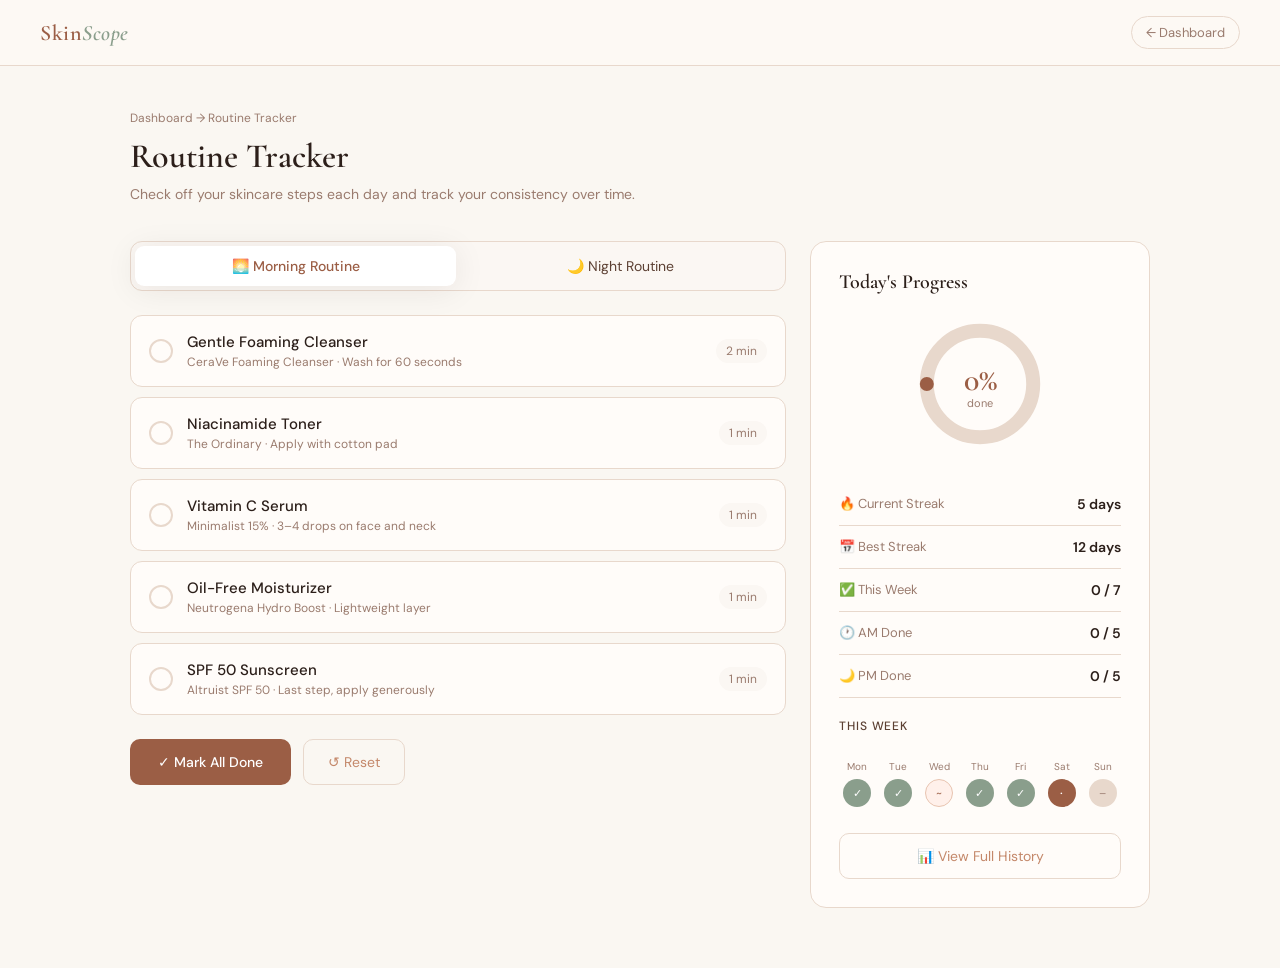
<file: Skincare_Project_with_ML (1)/Skincare Project/routine.html>
<!DOCTYPE html>
<html lang="en">

<head>
  <meta charset="UTF-8">
  <meta name="viewport" content="width=device-width, initial-scale=1.0">
  <title>SkinScope — Routine Tracker</title>
  <link
    href="https://fonts.googleapis.com/css2?family=Cormorant+Garamond:ital,wght@0,300;0,400;0,600;1,300;1,400&family=DM+Sans:wght@300;400;500&display=swap"
    rel="stylesheet">
  <link rel="stylesheet" href="css/vaiables.css">
  <link rel="stylesheet" href="css/routine.css">
</head>

<body>

  <nav class="top-nav">
    <a class="logo" href="index.html">Skin<span>Scope</span></a>
    <div class="nav-links">
      <a class="back-btn" href="dashboard.html">← Dashboard</a>
    </div>
  </nav>

  <div class="page-layout wide">
    <div class="page-header">
      <div class="breadcrumb">Dashboard → Routine Tracker</div>
      <h1>Routine Tracker</h1>
      <p>Check off your skincare steps each day and track your consistency over time.</p>
    </div>

    <div class="routine-layout">

      <!-- Left: Checklist -->
      <div>
        <!-- AM / PM tabs -->
        <div class="routine-tabs">
          <button class="routine-tab active" onclick="switchRoutine('morning', this)">🌅 Morning Routine</button>
          <button class="routine-tab" onclick="switchRoutine('night', this)">🌙 Night Routine</button>
        </div>

        <!-- Morning checklist -->
        <div class="routine-panel active" id="panel-morning">
          <div class="checklist" id="checklist-morning">

            <div class="checklist-item" onclick="toggleStep(this)">
              <div class="checklist-checkbox">✓</div>
              <div class="checklist-info">
                <div class="checklist-name">Gentle Foaming Cleanser</div>
                <div class="checklist-note">CeraVe Foaming Cleanser · Wash for 60 seconds</div>
              </div>
              <div class="checklist-time">2 min</div>
            </div>

            <div class="checklist-item" onclick="toggleStep(this)">
              <div class="checklist-checkbox">✓</div>
              <div class="checklist-info">
                <div class="checklist-name">Niacinamide Toner</div>
                <div class="checklist-note">The Ordinary · Apply with cotton pad</div>
              </div>
              <div class="checklist-time">1 min</div>
            </div>

            <div class="checklist-item" onclick="toggleStep(this)">
              <div class="checklist-checkbox">✓</div>
              <div class="checklist-info">
                <div class="checklist-name">Vitamin C Serum</div>
                <div class="checklist-note">Minimalist 15% · 3–4 drops on face and neck</div>
              </div>
              <div class="checklist-time">1 min</div>
            </div>

            <div class="checklist-item" onclick="toggleStep(this)">
              <div class="checklist-checkbox">✓</div>
              <div class="checklist-info">
                <div class="checklist-name">Oil-Free Moisturizer</div>
                <div class="checklist-note">Neutrogena Hydro Boost · Lightweight layer</div>
              </div>
              <div class="checklist-time">1 min</div>
            </div>

            <div class="checklist-item" onclick="toggleStep(this)">
              <div class="checklist-checkbox">✓</div>
              <div class="checklist-info">
                <div class="checklist-name">SPF 50 Sunscreen</div>
                <div class="checklist-note">Altruist SPF 50 · Last step, apply generously</div>
              </div>
              <div class="checklist-time">1 min</div>
            </div>

          </div>

          <div class="btn-row" style="margin-top: 24px;">
            <button class="btn-primary" onclick="markAllDone('morning')">✓ Mark All Done</button>
            <button class="btn-outline" onclick="resetRoutine('morning')">↺ Reset</button>
          </div>
        </div>

        <!-- Night checklist -->
        <div class="routine-panel" id="panel-night">
          <div class="checklist" id="checklist-night">
           <div class="checklist-item" onclick="toggleStep(this)">
              <div class="checklist-checkbox">✓</div>
              <div class="checklist-info">
                <div class="checklist-name">Micellar Water / Oil Cleanse</div>
                <div class="checklist-note">First cleanse · Remove sunscreen and pollution</div>
              </div>
              <div class="checklist-time">2 min</div>
            </div>

            <div class="checklist-item" onclick="toggleStep(this)">
              <div class="checklist-checkbox">✓</div>
              <div class="checklist-info">
                <div class="checklist-name">Salicylic Acid Cleanser</div>
                <div class="checklist-note">Second cleanse · Unclog pores, prevent breakouts</div>
              </div>
              <div class="checklist-time">2 min</div>
            </div>

            <div class="checklist-item" onclick="toggleStep(this)">
              <div class="checklist-checkbox">✓</div>
              <div class="checklist-info">
                <div class="checklist-name">Niacinamide Serum</div>
                <div class="checklist-note">The Ordinary 10% · All over face and neck</div>
              </div>
              <div class="checklist-time">1 min</div>
            </div>

            <div class="checklist-item" onclick="toggleStep(this)">
              <div class="checklist-checkbox">✓</div>
              <div class="checklist-info">
                <div class="checklist-name">Retinol (2–3x per week)</div>
                <div class="checklist-note">Start low, 0.1% · Avoid eye area</div>
              </div>
              <div class="checklist-time">1 min</div>
            </div>

            <div class="checklist-item" onclick="toggleStep(this)">
              <div class="checklist-checkbox">✓</div>
              <div class="checklist-info">
                <div class="checklist-name">Night Cream / Sleeping Mask</div>
                <div class="checklist-note">CeraVe PM · Lock in moisture overnight</div>
              </div>
              <div class="checklist-time">1 min</div>
            </div>

          </div>

          <div class="btn-row" style="margin-top: 24px;">
            <button class="btn-primary" onclick="markAllDone('night')">✓ Mark All Done</button>
            <button class="btn-outline" onclick="resetRoutine('night')">↺ Reset</button>
          </div>
        </div>
      </div>

      <!-- Right: Progress sidebar -->
      <div>
        <div class="card progress-card">
          <div class="progress-title">Today's Progress</div>

          <!-- Donut chart -->
          <div class="donut-wrap">
            <svg class="donut-svg" viewBox="0 0 100 100">
              <circle cx="50" cy="50" r="38" fill="none" stroke="#E8D8CC" stroke-width="10" />
              <circle cx="50" cy="50" r="38" fill="none" stroke="#9B5E45" stroke-width="10" stroke-dasharray="0 239"
                stroke-dashoffset="60" stroke-linecap="round" id="donutCircle"
                style="transition: stroke-dasharray 0.6s ease; transform: rotate(-90deg); transform-origin: center;" />
            </svg>
            <div class="donut-center">
              <div class="donut-pct" id="donutPct">0%</div>
              <div class="donut-lbl">done</div>
            </div>
          </div> 
        <!-- Stats -->
          <div class="streak-row">
            <span class="streak-label">🔥 Current Streak</span>
            <span class="streak-value">5 days</span>
          </div>
          <div class="streak-row">
            <span class="streak-label">📅 Best Streak</span>
            <span class="streak-value">12 days</span>
          </div>
          <div class="streak-row">
            <span class="streak-label">✅ This Week</span>
            <span class="streak-value" id="weekCount">0 / 7</span>
          </div>
          <div class="streak-row">
            <span class="streak-label">🕐 AM Done</span>
            <span class="streak-value" id="amProgress">0 / 5</span>
          </div>
          <div class="streak-row">
            <span class="streak-label">🌙 PM Done</span>
            <span class="streak-value" id="pmProgress">0 / 5</span>
          </div>

          <!-- Week strip -->
          <div style="margin-top: 20px;">
            <p class="section-label" style="margin-bottom: 12px;">This Week</p>
            <div class="week-strip">
              <div class="day-cell">
                <div class="day-name">Mon</div>
                <div class="day-dot done">✓</div>
              </div>
              <div class="day-cell">
                <div class="day-name">Tue</div>
                <div class="day-dot done">✓</div>
              </div>
              <div class="day-cell">
                <div class="day-name">Wed</div>
                <div class="day-dot partial">~</div>
              </div>
              <div class="day-cell">
                <div class="day-name">Thu</div>
                <div class="day-dot done">✓</div>
              </div>
              <div class="day-cell">
                <div class="day-name">Fri</div>
                <div class="day-dot done">✓</div>
              </div>
              <div class="day-cell">
                <div class="day-name">Sat</div>
                <div class="day-dot today" id="todayDot">·</div>
              </div>
              <div class="day-cell">
                <div class="day-name">Sun</div>
                <div class="day-dot missed">–</div>
              </div>
            </div>
          </div>

          <div class="btn-row" style="margin-top: 20px;">
            <button class="btn-outline full" onclick="viewHistory()">📊 View Full History</button>
          </div>
        </div>
      </div>

    </div>
  </div>

  <div class="notif" id="notif"></div>
  <script src="js/routine.js"></script>
</body>

</html>
</file>
<file: Skincare_Project_with_ML (1)/Skincare Project/css/style.css>
:root {
  --cream: #FAF7F2;
  --warm-white: #FDF9F4;
  --blush: #E8C4B0;
  --rose: #C4886A;
  --deep-rose: #9B5E45;
  --terracotta: #B86B4A;
  --sage: #8A9E8C;
  --dark: #2C1F1A;
  --mid: #5C4033;
  --light-text: #9A7B6E;
  --border: #E8D8CC;
  --input-bg: #FBF7F3;
  --card-bg: #FFFCF9;
  --shadow: 0 4px 32px rgba(44, 31, 26, 0.08);
  --shadow-hover: 0 8px 48px rgba(44, 31, 26, 0.14);
}

* {
  margin: 0;
  padding: 0;
  box-sizing: border-box;
}

body {
  font-family: 'DM Sans', sans-serif;
  background: var(--cream);
  color: var(--dark);
  min-height: 100vh;
  overflow-x: hidden;
}


.page {
  display: none;
  min-height: 100vh;
  animation: fadeIn 0.5s ease;
}
.page.active {
  display: block;
}
@keyframes fadeIn {
  from { opacity: 0; transform: translateY(12px); }
  to   { opacity: 1; transform: translateY(0); }
}


.top-nav {
  display: flex;
  align-items: center;
  justify-content: space-between;
  padding: 18px 40px;
  background: var(--warm-white);
  border-bottom: 1px solid var(--border);
  position: sticky;
  top: 0;
  z-index: 100;
}

.logo {
  font-family: 'Cormorant Garamond', serif;
  font-size: 22px;
  font-weight: 600;
  color: var(--deep-rose);
  letter-spacing: 0.5px;
}
.logo span {
  color: var(--sage);
  font-style: italic;
}

.nav-links {
  display: flex;
  gap: 8px;
}

.nav-btn {
  font-family: 'DM Sans', sans-serif;
  font-size: 13px;
  font-weight: 400;
  padding: 7px 18px;
  border-radius: 20px;
  border: 1px solid var(--border);
  background: transparent;
  cursor: pointer;
  color: var(--mid);
  transition: all 0.2s;
}
.nav-btn:hover,
.nav-btn.active {
  background: var(--deep-rose);
  color: #fff;
  border-color: var(--deep-rose);
}


.split-layout {
  display: grid;
  grid-template-columns: 1fr 1fr;
  min-height: calc(100vh - 62px);
}

.left-panel {
  background: linear-gradient(160deg, var(--deep-rose) 0%, var(--terracotta) 50%, var(--blush) 100%);
  display: flex;
  flex-direction: column;
  justify-content: center;
  align-items: flex-start;
  padding: 64px 56px;
  position: relative;
  overflow: hidden;
}
.left-panel::before {
  content: '';
  position: absolute;
  top: -60px; right: -60px;
  width: 260px; height: 260px;
  border: 1px solid rgba(255, 255, 255, 0.15);
  border-radius: 50%;
}
.left-panel::after {
  content: '';
  position: absolute;
  bottom: -80px; left: -40px;
  width: 320px; height: 320px;
  border: 1px solid rgba(255, 255, 255, 0.1);
  border-radius: 50%;
}

.left-deco-circle {
  position: absolute;
  top: 40%; right: 10%;
  width: 120px; height: 120px;
  border: 1px solid rgba(255, 255, 255, 0.2);
  border-radius: 50%;
}

.panel-tagline {
  font-family: 'Cormorant Garamond', serif;
  font-size: 46px;
  font-weight: 300;
  color: #fff;
  line-height: 1.2;
  margin-bottom: 20px;
  position: relative;
  z-index: 1;
}
.panel-tagline em {
  font-style: italic;
  font-weight: 400;
}

.panel-sub {
  font-size: 14px;
  color: rgba(255, 255, 255, 0.75);
  line-height: 1.7;
  max-width: 300px;
  position: relative;
  z-index: 1;
}

.panel-pills {
  display: flex;
  gap: 10px;
  flex-wrap: wrap;
  margin-top: 32px;
  position: relative;
  z-index: 1;
}

.pill {
  background: rgba(255, 255, 255, 0.15);
  border: 1px solid rgba(255, 255, 255, 0.25);
  color: #fff;
  font-size: 12px;
  padding: 5px 14px;
  border-radius: 20px;
  backdrop-filter: blur(4px);
}

.right-panel {
  background: var(--warm-white);
  display: flex;
  flex-direction: column;
  justify-content: center;
  padding: 64px 56px;
}

.form-title {
  font-family: 'Cormorant Garamond', serif;
  font-size: 34px;
  font-weight: 600;
  color: var(--dark);
  margin-bottom: 6px;
}

.form-subtitle {
  font-size: 14px;
  color: var(--light-text);
  margin-bottom: 36px;
}

/* ─── FORM ELEMENTS ─── */
.field {
  margin-bottom: 20px;
}

.field label {
  display: block;
  font-size: 12px;
  font-weight: 500;
  color: var(--mid);
  text-transform: uppercase;
  letter-spacing: 0.8px;
  margin-bottom: 8px;
}

.field input {
  width: 100%;
  padding: 14px 16px;
  background: var(--input-bg);
  border: 1px solid var(--border);
  border-radius: 10px;
  font-family: 'DM Sans', sans-serif;
  font-size: 15px;
  color: var(--dark);
  transition: border 0.2s, box-shadow 0.2s;
  outline: none;
}
.field input:focus {
  border-color: var(--rose);
  box-shadow: 0 0 0 3px rgba(196, 136, 106, 0.12);
}
.field input::placeholder {
  color: #C5B0A5;
}

/* ─── BUTTONS ─── */
.btn-primary {
  width: 100%;
  padding: 15px;
  background: var(--deep-rose);
  color: #fff;
  border: none;
  border-radius: 10px;
  font-family: 'DM Sans', sans-serif;
  font-size: 15px;
  font-weight: 500;
  cursor: pointer;
  transition: all 0.25s;
  letter-spacing: 0.3px;
  margin-top: 4px;
}
.btn-primary:hover {
  background: var(--dark);
  transform: translateY(-1px);
  box-shadow: 0 6px 24px rgba(155, 94, 69, 0.35);
}

.btn-secondary {
  width: 100%;
  padding: 14px;
  background: transparent;
  color: var(--rose);
  border: 1.5px solid var(--border);
  border-radius: 10px;
  font-family: 'DM Sans', sans-serif;
  font-size: 15px;
  font-weight: 400;
  cursor: pointer;
  transition: all 0.25s;
  margin-top: 12px;
}
.btn-secondary:hover {
  border-color: var(--rose);
  background: rgba(196, 136, 106, 0.05);
}

.btn-ghost {
  background: none;
  border: none;
  font-size: 13px;
  color: var(--light-text);
  cursor: pointer;
  text-decoration: underline;
  text-underline-offset: 3px;
  margin-top: 16px;
  font-family: 'DM Sans', sans-serif;
}
.btn-ghost:hover {
  color: var(--rose);
}

.divider {
  display: flex;
  align-items: center;
  gap: 12px;
  margin: 20px 0;
  color: var(--light-text);
  font-size: 12px;
}
.divider::before,
.divider::after {
  content: '';
  flex: 1;
  height: 1px;
  background: var(--border);
}

.link-row {
  font-size: 13px;
  color: var(--light-text);
  text-align: center;
  margin-top: 20px;
}
.link-row a {
  color: var(--deep-rose);
  cursor: pointer;
  text-decoration: none;
  font-weight: 500;
}
.link-row a:hover {
  text-decoration: underline;
}

/* ─── SKIN PROFILE PAGE ─── */
.profile-layout {
  max-width: 760px;
  margin: 0 auto;
  padding: 56px 40px;
}

.step-bar {
  display: flex;
  align-items: center;
  gap: 8px;
  margin-bottom: 48px;
}

.step-dot {
  width: 28px;
  height: 28px;
  border-radius: 50%;
  display: flex;
  align-items: center;
  justify-content: center;
  font-size: 12px;
  font-weight: 500;
}
.step-dot.done    { background: var(--deep-rose); color: #fff; }
.step-dot.active  { background: var(--dark); color: #fff; }
.step-dot.pending { background: var(--border); color: var(--light-text); }

.step-line {
  flex: 1;
  height: 1px;
  background: var(--border);
}

.section-heading {
  font-family: 'Cormorant Garamond', serif;
  font-size: 30px;
  font-weight: 600;
  margin-bottom: 6px;
}

.section-note {
  font-size: 14px;
  color: var(--light-text);
  margin-bottom: 32px;
}

.sub-label {
  font-size: 14px;
  font-weight: 500;
  text-transform: uppercase;
  letter-spacing: 0.8px;
  color: var(--mid);
  margin-bottom: 16px;
}

/* Skin type cards */
.type-grid {
  display: grid;
  grid-template-columns: repeat(5, 1fr);
  gap: 12px;
  margin-bottom: 40px;
}

.type-card {
  border: 1.5px solid var(--border);
  border-radius: 14px;
  padding: 20px 10px;
  text-align: center;
  cursor: pointer;
  background: var(--card-bg);
  transition: all 0.2s;
}
.type-card:hover {
  border-color: var(--rose);
  transform: translateY(-2px);
}
.type-card.selected {
  border-color: var(--deep-rose);
  background: #FFF4EF;
  box-shadow: 0 0 0 3px rgba(155, 94, 69, 0.1);
}

.type-icon { font-size: 26px; margin-bottom: 8px; }
.type-name { font-size: 13px; font-weight: 500; color: var(--dark); }
.type-desc { font-size: 11px; color: var(--light-text); margin-top: 4px; line-height: 1.4; }

/* Concern chips */
.concern-grid {
  display: grid;
  grid-template-columns: repeat(3, 1fr);
  gap: 10px;
  margin-bottom: 40px;
}

.concern-chip {
  border: 1.5px solid var(--border);
  border-radius: 10px;
  padding: 12px 16px;
  display: flex;
  align-items: center;
  gap: 10px;
  cursor: pointer;
  background: var(--card-bg);
  transition: all 0.2s;
  font-size: 14px;
}
.concern-chip:hover { border-color: var(--rose); }
.concern-chip.selected {
  border-color: var(--deep-rose);
  background: #FFF4EF;
}

.concern-chip .check {
  width: 18px;
  height: 18px;
  border-radius: 5px;
  border: 1.5px solid var(--border);
  display: flex;
  align-items: center;
  justify-content: center;
  font-size: 10px;
  transition: all 0.2s;
  flex-shrink: 0;
}
.concern-chip.selected .check {
  background: var(--deep-rose);
  border-color: var(--deep-rose);
  color: #fff;
}

.btn-row {
  display: flex;
  gap: 14px;
}
.btn-row .btn-primary { flex: 2; }
.btn-row .btn-skip {
  flex: 1;
  padding: 15px;
  background: none;
  border: 1.5px solid var(--border);
  border-radius: 10px;
  color: var(--light-text);
  font-family: 'DM Sans', sans-serif;
  font-size: 14px;
  cursor: pointer;
  transition: all 0.2s;
}
.btn-row .btn-skip:hover {
  border-color: var(--mid);
  color: var(--mid);
}

/* ─── DASHBOARD ─── */
.dashboard-layout {
  max-width: 1080px;
  margin: 0 auto;
  padding: 40px;
}

.dash-header {
  display: flex;
  align-items: center;
  justify-content: space-between;
  margin-bottom: 36px;
}

.dash-greeting { font-family: 'Cormorant Garamond', serif; }
.dash-greeting .hey { font-size: 15px; color: var(--light-text); font-style: italic; }
.dash-greeting .name { font-size: 34px; font-weight: 600; color: var(--dark); margin-top: 2px; }
.dash-greeting .name span { color: var(--deep-rose); }

.dash-badge {
  display: flex;
  align-items: center;
  gap: 8px;
  background: var(--card-bg);
  border: 1px solid var(--border);
  border-radius: 30px;
  padding: 10px 18px;
  font-size: 13px;
  color: var(--mid);
}
.dash-badge .dot {
  width: 8px;
  height: 8px;
  border-radius: 50%;
  background: var(--sage);
}

/* Skin summary banner */
.skin-summary {
  background: linear-gradient(135deg, var(--deep-rose), var(--terracotta));
  border-radius: 20px;
  padding: 28px 32px;
  color: #fff;
  margin-bottom: 32px;
  display: flex;
  align-items: center;
  justify-content: space-between;
}
.skin-summary-left h3 {
  font-family: 'Cormorant Garamond', serif;
  font-size: 22px;
  font-weight: 400;
  margin-bottom: 6px;
}
.skin-summary-left p {
  font-size: 13px;
  opacity: 0.8;
  max-width: 300px;
  line-height: 1.6;
}

.skin-tags {
  display: flex;
  gap: 8px;
  margin-top: 14px;
  flex-wrap: wrap;
}
.skin-tag {
  background: rgba(255, 255, 255, 0.18);
  border: 1px solid rgba(255, 255, 255, 0.25);
  border-radius: 20px;
  padding: 4px 12px;
  font-size: 12px;
}

.skin-score { text-align: center; }
.skin-score .score-num {
  font-family: 'Cormorant Garamond', serif;
  font-size: 56px;
  font-weight: 300;
  line-height: 1;
}
.skin-score .score-label {
  font-size: 11px;
  opacity: 0.7;
  margin-top: 4px;
}

/* Feature cards grid */
.dash-grid {
  display: grid;
  grid-template-columns: repeat(3, 1fr);
  gap: 16px;
  margin-bottom: 32px;
}

.dash-card {
  background: var(--card-bg);
  border: 1px solid var(--border);
  border-radius: 16px;
  padding: 24px;
  cursor: pointer;
  transition: all 0.25s;
  position: relative;
  overflow: hidden;
}
.dash-card::before {
  content: '';
  position: absolute;
  top: 0; left: 0; right: 0;
  height: 3px;
  background: transparent;
  transition: background 0.2s;
}
.dash-card:hover {
  transform: translateY(-3px);
  box-shadow: var(--shadow-hover);
}
.dash-card:hover::before {
  background: var(--deep-rose);
}

.card-icon  { font-size: 26px; margin-bottom: 12px; }
.card-title { font-size: 15px; font-weight: 500; color: var(--dark); margin-bottom: 4px; }
.card-desc  { font-size: 13px; color: var(--light-text); line-height: 1.5; }

.card-arrow {
  position: absolute;
  top: 22px; right: 20px;
  color: var(--border);
  font-size: 18px;
  transition: color 0.2s, transform 0.2s;
}
.dash-card:hover .card-arrow {
  color: var(--rose);
  transform: translateX(3px);
}

/* Recent activity */
.recent-section h3 {
  font-family: 'Cormorant Garamond', serif;
  font-size: 22px;
  font-weight: 600;
  margin-bottom: 16px;
}

.recent-grid {
  display: grid;
  grid-template-columns: 1fr 1fr;
  gap: 14px;
}

.recent-card {
  background: var(--card-bg);
  border: 1px solid var(--border);
  border-radius: 14px;
  padding: 18px 20px;
  display: flex;
  align-items: center;
  gap: 14px;
}

.recent-icon-wrap {
  width: 44px;
  height: 44px;
  border-radius: 12px;
  background: #FFF0EA;
  display: flex;
  align-items: center;
  justify-content: center;
  font-size: 20px;
  flex-shrink: 0;
}

.recent-info .label { font-size: 12px; color: var(--light-text); }
.recent-info .value { font-size: 14px; font-weight: 500; color: var(--dark); margin-top: 2px; }

.recent-status {
  margin-left: auto;
  font-size: 11px;
  padding: 3px 10px;
  border-radius: 20px;
  font-weight: 500;
}
.status-good    { background: #EAF7ED; color: #3A7D4A; }
.status-pending { background: #FFF4E6; color: #B06000; }

/* ─── TOAST NOTIFICATION ─── */
.notif {
  position: fixed;
  top: 80px; right: 30px;
  background: var(--dark);
  color: #fff;
  padding: 14px 20px;
  border-radius: 12px;
  font-size: 14px;
  box-shadow: var(--shadow-hover);
  opacity: 0;
  transform: translateY(-10px);
  transition: all 0.3s;
  pointer-events: none;
  z-index: 999;
}
.notif.show {
  opacity: 1;
  transform: translateY(0);
}

/* ─── RESPONSIVE ─── */
@media (max-width: 768px) {
  .split-layout        { grid-template-columns: 1fr; }
  .left-panel          { display: none; }
  .right-panel         { padding: 40px 28px; }
  .type-grid           { grid-template-columns: repeat(3, 1fr); }
  .concern-grid        { grid-template-columns: 1fr 1fr; }
  .dash-grid           { grid-template-columns: 1fr 1fr; }
  .recent-grid         { grid-template-columns: 1fr; }
  .skin-summary        { flex-direction: column; gap: 20px; }
  .top-nav             { padding: 14px 20px; }
  .dashboard-layout,
  .profile-layout      { padding: 28px 20px; }
}
</file>
<file: Skincare_Project_with_ML (1)/Skincare Project/css/vaiables.css>
/* ─────────────────────────────────────────
   SKINSCOPE — variables.css (shared)
   ───────────────────────────────────────── */
:root {
  --cream: #FAF7F2;
  --warm-white: #FDF9F4;
  --blush: #E8C4B0;
  --rose: #C4886A;
  --deep-rose: #9B5E45;
  --terracotta: #B86B4A;
  --sage: #8A9E8C;
  --dark: #2C1F1A;
  --mid: #5C4033;
  --light-text: #9A7B6E;
  --border: #E8D8CC;
  --input-bg: #FBF7F3;
  --card-bg: #FFFCF9;
  --shadow: 0 4px 32px rgba(44,31,26,0.08);
  --shadow-hover: 0 8px 48px rgba(44,31,26,0.14);
}
* { margin: 0; padding: 0; box-sizing: border-box; }
body {
  font-family: 'DM Sans', sans-serif;
  background: var(--cream);
  color: var(--dark);
  min-height: 100vh;
  animation: fadeIn 0.4s ease;
}
@keyframes fadeIn {
  from { opacity: 0; transform: translateY(10px); }
  to   { opacity: 1; transform: translateY(0); }
}

/* NAV */
.top-nav {
  display: flex; align-items: center; justify-content: space-between;
  padding: 16px 40px;
  background: var(--warm-white);
  border-bottom: 1px solid var(--border);
  position: sticky; top: 0; z-index: 100;
}
.logo {
  font-family: 'Cormorant Garamond', serif;
  font-size: 22px; font-weight: 600;
  color: var(--deep-rose); text-decoration: none; letter-spacing: 0.5px;
}
.logo span { color: var(--sage); font-style: italic; }
.nav-links { display: flex; gap: 8px; align-items: center; }
.nav-btn {
  font-family: 'DM Sans', sans-serif;
  font-size: 13px; padding: 7px 16px; border-radius: 20px;
  border: 1px solid var(--border); background: transparent;
  cursor: pointer; color: var(--mid); transition: all 0.2s; text-decoration: none;
}
.nav-btn:hover, .nav-btn.active {
  background: var(--deep-rose); color: #fff; border-color: var(--deep-rose);
}
.back-btn {
  display: flex; align-items: center; gap: 6px;
  font-size: 13px; color: var(--light-text); text-decoration: none;
  padding: 7px 14px; border-radius: 20px; border: 1px solid var(--border);
  background: var(--warm-white); transition: all 0.2s;
}
.back-btn:hover { color: var(--deep-rose); border-color: var(--rose); }

/* PAGE WRAPPER */
.page-layout {
  max-width: 900px; margin: 0 auto; padding: 44px 40px 60px;
}
.page-layout.wide { max-width: 1100px; }

/* PAGE HEADER */
.page-header { margin-bottom: 36px; }
.page-header .breadcrumb {
  font-size: 12px; color: var(--light-text); margin-bottom: 10px;
}
.page-header h1 {
  font-family: 'Cormorant Garamond', serif;
  font-size: 34px; font-weight: 600; color: var(--dark); margin-bottom: 6px;
}
.page-header p { font-size: 14px; color: var(--light-text); line-height: 1.6; }

/* BUTTONS */
.btn-primary {
  padding: 13px 28px; background: var(--deep-rose); color: #fff;
  border: none; border-radius: 10px;
  font-family: 'DM Sans', sans-serif; font-size: 14px; font-weight: 500;
  cursor: pointer; transition: all 0.25s; display: inline-flex; align-items: center; gap: 8px;
}
.btn-primary:hover { background: var(--dark); transform: translateY(-1px); box-shadow: 0 6px 20px rgba(155,94,69,0.3); }
.btn-primary.full { width: 100%; justify-content: center; }
.btn-outline {
  padding: 13px 24px; background: transparent; color: var(--rose);
  border: 1.5px solid var(--border); border-radius: 10px;
  font-family: 'DM Sans', sans-serif; font-size: 14px;
  cursor: pointer; transition: all 0.2s; display: inline-flex; align-items: center; gap: 8px;
}
.btn-outline:hover { border-color: var(--rose); background: rgba(196,136,106,0.05); }
.btn-outline.full { width: 100%; justify-content: center; }
.btn-ghost {
  background: none; border: none; font-size: 13px; color: var(--light-text);
  cursor: pointer; text-decoration: underline; font-family: 'DM Sans', sans-serif;
  text-underline-offset: 3px; padding: 4px 0;
}
.btn-ghost:hover { color: var(--rose); }
.btn-row { display: flex; gap: 12px; flex-wrap: wrap; margin-top: 24px; }

/* CARD */
.card {
  background: var(--card-bg); border: 1px solid var(--border);
  border-radius: 16px; padding: 28px;
}
.card + .card { margin-top: 20px; }

/* SECTION LABEL */
.section-label {
  font-size: 12px; font-weight: 500; text-transform: uppercase;
  letter-spacing: 0.9px; color: var(--mid); margin-bottom: 14px;
}

/* TOAST */
.notif {
  position: fixed; top: 80px; right: 30px;
  background: var(--dark); color: #fff;
  padding: 14px 20px; border-radius: 12px; font-size: 14px;
  box-shadow: var(--shadow-hover); opacity: 0;
  transform: translateY(-10px); transition: all 0.3s;
  pointer-events: none; z-index: 999;
}
.notif.show { opacity: 1; transform: translateY(0); }

/* TAGS / CHIPS */
.tag {
  display: inline-block; padding: 4px 12px; border-radius: 20px;
  font-size: 12px; font-weight: 500;
}
.tag-red    { background: #FDE8E8; color: #9B2323; }
.tag-green  { background: #EAF7ED; color: #2A6B38; }
.tag-yellow { background: #FFF4E0; color: #8A5A00; }
.tag-blue   { background: #E8F0FD; color: #2A4A8B; }
.tag-rose   { background: #FFF0EA; color: var(--deep-rose); }

/* INPUT */
.input-field {
  width: 100%; padding: 13px 16px;
  background: var(--input-bg); border: 1px solid var(--border);
  border-radius: 10px; font-family: 'DM Sans', sans-serif;
  font-size: 15px; color: var(--dark); outline: none;
  transition: border 0.2s, box-shadow 0.2s;
}
.input-field:focus { border-color: var(--rose); box-shadow: 0 0 0 3px rgba(196,136,106,0.12); }
.input-field::placeholder { color: #C5B0A5; }

textarea.input-field { resize: vertical; min-height: 100px; }

.field-wrap { margin-bottom: 18px; }
.field-wrap label {
  display: block; font-size: 12px; font-weight: 500;
  color: var(--mid); text-transform: uppercase;
  letter-spacing: 0.8px; margin-bottom: 8px;
}

/* RESPONSIVE */
@media (max-width: 768px) {
  .top-nav { padding: 14px 20px; }
  .page-layout { padding: 28px 20px 48px; }
  .btn-row { flex-direction: column; }
}
</file>
<file: Skincare_Project_with_ML (1)/Skincare Project/css/feedback.css>
/* ─────────────────────────────────────────
   SKINSCOPE — feedback.css
   ───────────────────────────────────────── */

.feedback-layout {
  max-width: 680px; margin: 0 auto; padding: 44px 40px 60px;
}

/* Star rating */
.star-row {
  display: flex; gap: 10px; margin-bottom: 28px;
}
.star {
  font-size: 38px; cursor: pointer;
  filter: grayscale(1); transition: all 0.15s;
  user-select: none;
}
.star:hover,
.star.active {
  filter: grayscale(0); transform: scale(1.15);
}

/* Rating labels */
.rating-label {
  font-size: 14px; color: var(--light-text); margin-top: 8px; min-height: 20px;
}

/* Feature ratings */
.feature-ratings { display: flex; flex-direction: column; gap: 16px; margin-bottom: 28px; }
.feature-item {
  display: flex; align-items: center; justify-content: space-between; gap: 16px;
}
.feature-name { font-size: 14px; color: var(--dark); flex: 1; }
.mini-stars { display: flex; gap: 5px; }
.mini-star {
  font-size: 20px; cursor: pointer; filter: grayscale(1); transition: all 0.15s;
}
.mini-star:hover, .mini-star.active { filter: grayscale(0); }

/* Conflict section */
.conflict-banner {
  background: #FFF8F0; border: 1px solid #F5D9B5;
  border-radius: 14px; padding: 20px 22px; margin-bottom: 28px;
  display: flex; gap: 14px;
}
.conflict-icon { font-size: 24px; flex-shrink: 0; margin-top: 2px; }
.conflict-info h4 { font-size: 15px; font-weight: 500; color: var(--dark); margin-bottom: 4px; }
.conflict-info p  { font-size: 13px; color: var(--mid); line-height: 1.6; }
.conflict-tags { display: flex; gap: 8px; flex-wrap: wrap; margin-top: 10px; }

/* Success state */
.success-state {
  display: none; text-align: center; padding: 48px 20px;
}
.success-state.show { display: block; }
.success-icon { font-size: 60px; margin-bottom: 16px; }
.success-title {
  font-family: 'Cormorant Garamond', serif;
  font-size: 28px; font-weight: 600; margin-bottom: 8px;
}
.success-sub { font-size: 14px; color: var(--light-text); margin-bottom: 28px; line-height: 1.6; }

@media (max-width: 480px) {
  .feedback-layout { padding: 28px 20px 48px; }
  .star { font-size: 32px; }
}
</file>
<file: Skincare_Project_with_ML (1)/Skincare Project/css/ingredients.css>
/* ─────────────────────────────────────────
   SKINSCOPE — ingredients.css
   ───────────────────────────────────────── */

.ingredient-layout {
  display: grid; grid-template-columns: 1fr 1fr; gap: 28px; align-items: start;
}

/* Input side */
.input-panel {}
.ingredient-textarea {
  width: 100%; min-height: 160px; padding: 16px;
  background: var(--input-bg); border: 1px solid var(--border);
  border-radius: 12px; font-family: 'DM Sans', sans-serif; font-size: 14px;
  color: var(--dark); resize: vertical; outline: none;
  transition: border 0.2s, box-shadow 0.2s; line-height: 1.7;
}
.ingredient-textarea:focus {
  border-color: var(--rose); box-shadow: 0 0 0 3px rgba(196,136,106,0.12);
}
.ingredient-textarea::placeholder { color: #C5B0A5; }

.example-chips {
  display: flex; gap: 8px; flex-wrap: wrap; margin-top: 14px;
}
.example-chip {
  font-size: 12px; padding: 5px 12px; border-radius: 20px;
  background: var(--warm-white); border: 1px solid var(--border);
  cursor: pointer; transition: all 0.2s; color: var(--mid);
}
.example-chip:hover { border-color: var(--rose); color: var(--deep-rose); }

/* Results side */
.results-panel {}
.results-placeholder {
  text-align: center; padding: 48px 20px;
  color: var(--light-text); font-size: 14px;
}
.results-placeholder .icon { font-size: 40px; margin-bottom: 12px; }

.result-section { margin-bottom: 20px; }
.result-section-title {
  font-size: 13px; font-weight: 600; text-transform: uppercase;
  letter-spacing: 0.8px; margin-bottom: 10px;
  display: flex; align-items: center; gap: 8px;
}
.result-section-title .dot {
  width: 8px; height: 8px; border-radius: 50%;
}
.dot-red    { background: #D94040; }
.dot-green  { background: #3A7D4A; }
.dot-yellow { background: #C07800; }
.dot-blue   { background: #2A4A8B; }

.ingredient-list { display: flex; flex-direction: column; gap: 8px; }
.ingredient-item {
  display: flex; align-items: center; justify-content: space-between;
  padding: 10px 14px; border-radius: 10px;
  font-size: 14px;
}
.ingredient-item.harsh   { background: #FDE8E8; color: #7A1A1A; }
.ingredient-item.safe    { background: #EAF7ED; color: #1A4A24; }
.ingredient-item.conflict { background: #FFF4E0; color: #6A4000; }
.ingredient-item.neutral { background: var(--input-bg); color: var(--mid); }

.ingredient-item .ing-name { font-weight: 500; }
.ingredient-item .ing-reason { font-size: 12px; opacity: 0.8; margin-top: 2px; }
.ingredient-item-inner { flex: 1; }

/* Alternative suggestions */
.alternatives-list { display: flex; flex-direction: column; gap: 10px; margin-top: 10px; }
.alt-item {
  display: flex; align-items: center; gap: 12px;
  padding: 12px 14px; background: var(--card-bg);
  border: 1px solid var(--border); border-radius: 10px;
}
.alt-arrow { color: var(--light-text); font-size: 18px; }
.alt-from  { font-size: 13px; color: var(--light-text); text-decoration: line-through; }
.alt-to    { font-size: 14px; font-weight: 500; color: var(--dark); }
.alt-reason { font-size: 12px; color: var(--light-text); margin-top: 2px; }

@media (max-width: 768px) {
  .ingredient-layout { grid-template-columns: 1fr; }
}
</file>
<file: Skincare_Project_with_ML (1)/Skincare Project/css/products.css>
/* ─────────────────────────────────────────
   SKINSCOPE — products.css
   ───────────────────────────────────────── */

/* Filter bar */
.filter-bar {
  display: flex; gap: 10px; flex-wrap: wrap; margin-bottom: 28px;
}
.filter-chip {
  padding: 8px 18px; border-radius: 20px; border: 1.5px solid var(--border);
  background: var(--warm-white); font-size: 13px; color: var(--mid);
  cursor: pointer; transition: all 0.2s;
}
.filter-chip:hover { border-color: var(--rose); }
.filter-chip.active {
  background: var(--deep-rose); color: #fff; border-color: var(--deep-rose);
}

/* Skin match banner */
.match-banner {
  background: linear-gradient(135deg, var(--deep-rose), var(--terracotta));
  border-radius: 16px; padding: 20px 24px; color: #fff;
  display: flex; align-items: center; gap: 16px; margin-bottom: 28px;
}
.match-banner .icon { font-size: 28px; }
.match-banner h3 { font-size: 16px; font-weight: 500; margin-bottom: 3px; }
.match-banner p  { font-size: 13px; opacity: 0.8; }

/* Category section */
.category-section { margin-bottom: 36px; }
.category-title {
  font-family: 'Cormorant Garamond', serif;
  font-size: 22px; font-weight: 600; margin-bottom: 16px;
  display: flex; align-items: center; gap: 10px;
}
.category-title .cat-icon { font-size: 20px; }

/* Product cards */
.products-grid {
  display: grid; grid-template-columns: repeat(3, 1fr); gap: 16px;
}
.product-card {
  background: var(--card-bg); border: 1px solid var(--border);
  border-radius: 16px; overflow: hidden; transition: all 0.25s;
}
.product-card:hover { transform: translateY(-3px); box-shadow: var(--shadow-hover); }

.product-img {
  height: 130px; background: linear-gradient(135deg, #F9EDE4, #EFD9CC);
  display: flex; align-items: center; justify-content: center; font-size: 48px;
}
.product-body { padding: 16px; }
.product-name { font-size: 15px; font-weight: 500; color: var(--dark); margin-bottom: 4px; }
.product-brand { font-size: 12px; color: var(--light-text); margin-bottom: 8px; }
.product-tags { display: flex; gap: 6px; flex-wrap: wrap; margin-bottom: 12px; }
.product-footer {
  display: flex; align-items: center; justify-content: space-between; gap: 8px;
}
.product-price { font-size: 15px; font-weight: 600; color: var(--deep-rose); }

.add-btn {
  padding: 8px 14px; background: var(--deep-rose); color: #fff;
  border: none; border-radius: 8px; font-size: 12px; font-weight: 500;
  cursor: pointer; transition: all 0.2s;
}
.add-btn:hover { background: var(--dark); }
.add-btn.added { background: var(--sage); }

.details-btn {
  padding: 8px 14px; background: transparent;
  border: 1px solid var(--border); border-radius: 8px;
  font-size: 12px; color: var(--mid); cursor: pointer; transition: all 0.2s;
}
.details-btn:hover { border-color: var(--rose); color: var(--rose); }

@media (max-width: 900px) {
  .products-grid { grid-template-columns: 1fr 1fr; }
}
@media (max-width: 600px) {
  .products-grid { grid-template-columns: 1fr; }
}
</file>
<file: Skincare_Project_with_ML (1)/Skincare Project/css/result.css>
/* ─────────────────────────────────────────
   SKINSCOPE — result.css
   ───────────────────────────────────────── */

/* Detected problems */
.problems-grid {
  display: grid; grid-template-columns: repeat(3, 1fr); gap: 14px; margin-bottom: 32px;
}
.problem-card {
  background: var(--card-bg); border: 1px solid var(--border);
  border-radius: 14px; padding: 20px; text-align: center;
}
.problem-icon { font-size: 28px; margin-bottom: 10px; }
.problem-name { font-size: 14px; font-weight: 500; color: var(--dark); margin-bottom: 4px; }
.problem-level {
  font-size: 12px; padding: 3px 10px; border-radius: 20px; display: inline-block;
}
.level-high   { background: #FDE8E8; color: #9B2323; }
.level-medium { background: #FFF4E0; color: #8A5A00; }
.level-low    { background: #EAF7ED; color: #2A6B38; }

/* Score ring */
.result-header {
  background: linear-gradient(135deg, var(--deep-rose), var(--terracotta));
  border-radius: 20px; padding: 28px 32px; color: #fff;
  display: flex; align-items: center; justify-content: space-between;
  margin-bottom: 32px;
}
.result-header-info h2 {
  font-family: 'Cormorant Garamond', serif; font-size: 26px; font-weight: 400; margin-bottom: 8px;
}
.result-header-info p { font-size: 13px; opacity: 0.8; max-width: 340px; line-height: 1.6; }
.result-score {
  text-align: center; flex-shrink: 0;
}
.score-circle {
  width: 90px; height: 90px; border-radius: 50%;
  border: 3px solid rgba(255,255,255,0.35);
  background: rgba(255,255,255,0.12);
  display: flex; flex-direction: column;
  align-items: center; justify-content: center; margin: 0 auto 6px;
}
.score-circle .num {
  font-family: 'Cormorant Garamond', serif; font-size: 34px; font-weight: 300; line-height: 1;
}
.score-circle .lbl { font-size: 9px; opacity: 0.7; letter-spacing: 0.5px; }

/* Routine tabs */
.routine-tabs {
  display: flex; gap: 4px; margin-bottom: 20px;
  background: var(--input-bg); border-radius: 10px; padding: 4px;
  border: 1px solid var(--border);
}
.tab-btn {
  flex: 1; padding: 10px; border: none; border-radius: 8px;
  font-family: 'DM Sans', sans-serif; font-size: 14px;
  cursor: pointer; transition: all 0.2s; background: transparent; color: var(--mid);
}
.tab-btn.active { background: #fff; color: var(--deep-rose); box-shadow: var(--shadow); font-weight: 500; }

.routine-panel { display: none; }
.routine-panel.active { display: block; }

.routine-step {
  display: flex; align-items: flex-start; gap: 14px;
  padding: 16px 0; border-bottom: 1px solid var(--border);
}
.routine-step:last-child { border-bottom: none; }
.step-num {
  width: 30px; height: 30px; border-radius: 50%;
  background: #FFF0EA; color: var(--deep-rose);
  font-size: 13px; font-weight: 600;
  display: flex; align-items: center; justify-content: center; flex-shrink: 0;
}
.step-info .step-name { font-size: 15px; font-weight: 500; color: var(--dark); margin-bottom: 3px; }
.step-info .step-note { font-size: 13px; color: var(--light-text); line-height: 1.5; }
.step-tag { margin-left: auto; flex-shrink: 0; }

@media (max-width: 768px) {
  .problems-grid { grid-template-columns: 1fr 1fr; }
  .result-header { flex-direction: column; gap: 20px; }
}
</file>
<file: Skincare_Project_with_ML (1)/Skincare Project/css/routine.css>
/* ─────────────────────────────────────────
   SKINSCOPE — routine.css
   ───────────────────────────────────────── */

/* Routine layout */
.routine-layout {
  display: grid; grid-template-columns: 1fr 340px; gap: 24px; align-items: start;
}

/* Tab switcher */
.routine-tabs {
  display: flex; gap: 4px; margin-bottom: 24px;
  background: var(--input-bg); border-radius: 12px; padding: 4px;
  border: 1px solid var(--border);
}
.routine-tab {
  flex: 1; padding: 11px; border: none; border-radius: 9px;
  font-family: 'DM Sans', sans-serif; font-size: 14px;
  cursor: pointer; transition: all 0.2s; background: transparent; color: var(--mid);
  display: flex; align-items: center; justify-content: center; gap: 7px;
}
.routine-tab.active { background: #fff; color: var(--deep-rose); box-shadow: var(--shadow); font-weight: 500; }

.routine-panel { display: none; }
.routine-panel.active { display: block; }

/* Checklist items */
.checklist { display: flex; flex-direction: column; gap: 10px; }
.checklist-item {
  display: flex; align-items: center; gap: 14px;
  padding: 16px 18px; border-radius: 12px;
  border: 1.5px solid var(--border); background: var(--card-bg);
  cursor: pointer; transition: all 0.2s;
}
.checklist-item:hover { border-color: var(--rose); }
.checklist-item.done {
  border-color: var(--sage); background: #F2F9F3;
}
.checklist-checkbox {
  width: 24px; height: 24px; border-radius: 50%;
  border: 2px solid var(--border); flex-shrink: 0;
  display: flex; align-items: center; justify-content: center;
  font-size: 12px; transition: all 0.2s; color: transparent;
}
.checklist-item.done .checklist-checkbox {
  background: var(--sage); border-color: var(--sage); color: #fff;
}
.checklist-info { flex: 1; }
.checklist-name { font-size: 15px; font-weight: 500; color: var(--dark); margin-bottom: 2px; }
.checklist-item.done .checklist-name { text-decoration: line-through; color: var(--light-text); }
.checklist-note { font-size: 12px; color: var(--light-text); }
.checklist-time {
  font-size: 12px; color: var(--light-text);
  background: var(--input-bg); padding: 4px 10px; border-radius: 20px;
}

/* Progress card (sidebar) */
.progress-card { position: sticky; top: 88px; }
.progress-title {
  font-family: 'Cormorant Garamond', serif;
  font-size: 20px; font-weight: 600; margin-bottom: 20px;
}

/* Donut chart */
.donut-wrap { text-align: center; margin-bottom: 24px; position: relative; }
.donut-svg { width: 140px; height: 140px; }
.donut-center {
  position: absolute; top: 50%; left: 50%;
  transform: translate(-50%, -50%);
  text-align: center;
}
.donut-pct {
  font-family: 'Cormorant Garamond', serif;
  font-size: 32px; font-weight: 600; color: var(--deep-rose); line-height: 1;
}
.donut-lbl { font-size: 11px; color: var(--light-text); }

.streak-row {
  display: flex; justify-content: space-between;
  padding: 12px 0; border-bottom: 1px solid var(--border);
}
.streak-row:last-child { border-bottom: none; }
.streak-label { font-size: 13px; color: var(--light-text); }
.streak-value { font-size: 14px; font-weight: 600; color: var(--dark); }

/* Calendar week strip */
.week-strip {
  display: grid; grid-template-columns: repeat(7,1fr); gap: 4px; margin: 20px 0;
}
.day-cell {
  text-align: center; padding: 6px 4px; border-radius: 8px;
}
.day-cell .day-name { font-size: 10px; color: var(--light-text); margin-bottom: 6px; }
.day-dot {
  width: 28px; height: 28px; border-radius: 50%; margin: 0 auto;
  display: flex; align-items: center; justify-content: center; font-size: 11px;
}
.day-dot.done     { background: var(--sage); color: #fff; }
.day-dot.partial  { background: #FFF0EA; color: var(--deep-rose); border: 1px solid var(--blush); }
.day-dot.missed   { background: var(--border); color: var(--light-text); }
.day-dot.today    { background: var(--deep-rose); color: #fff; font-weight: 600; }

@media (max-width: 768px) {
  .routine-layout { grid-template-columns: 1fr; }
  .progress-card { position: static; }
}
</file>
